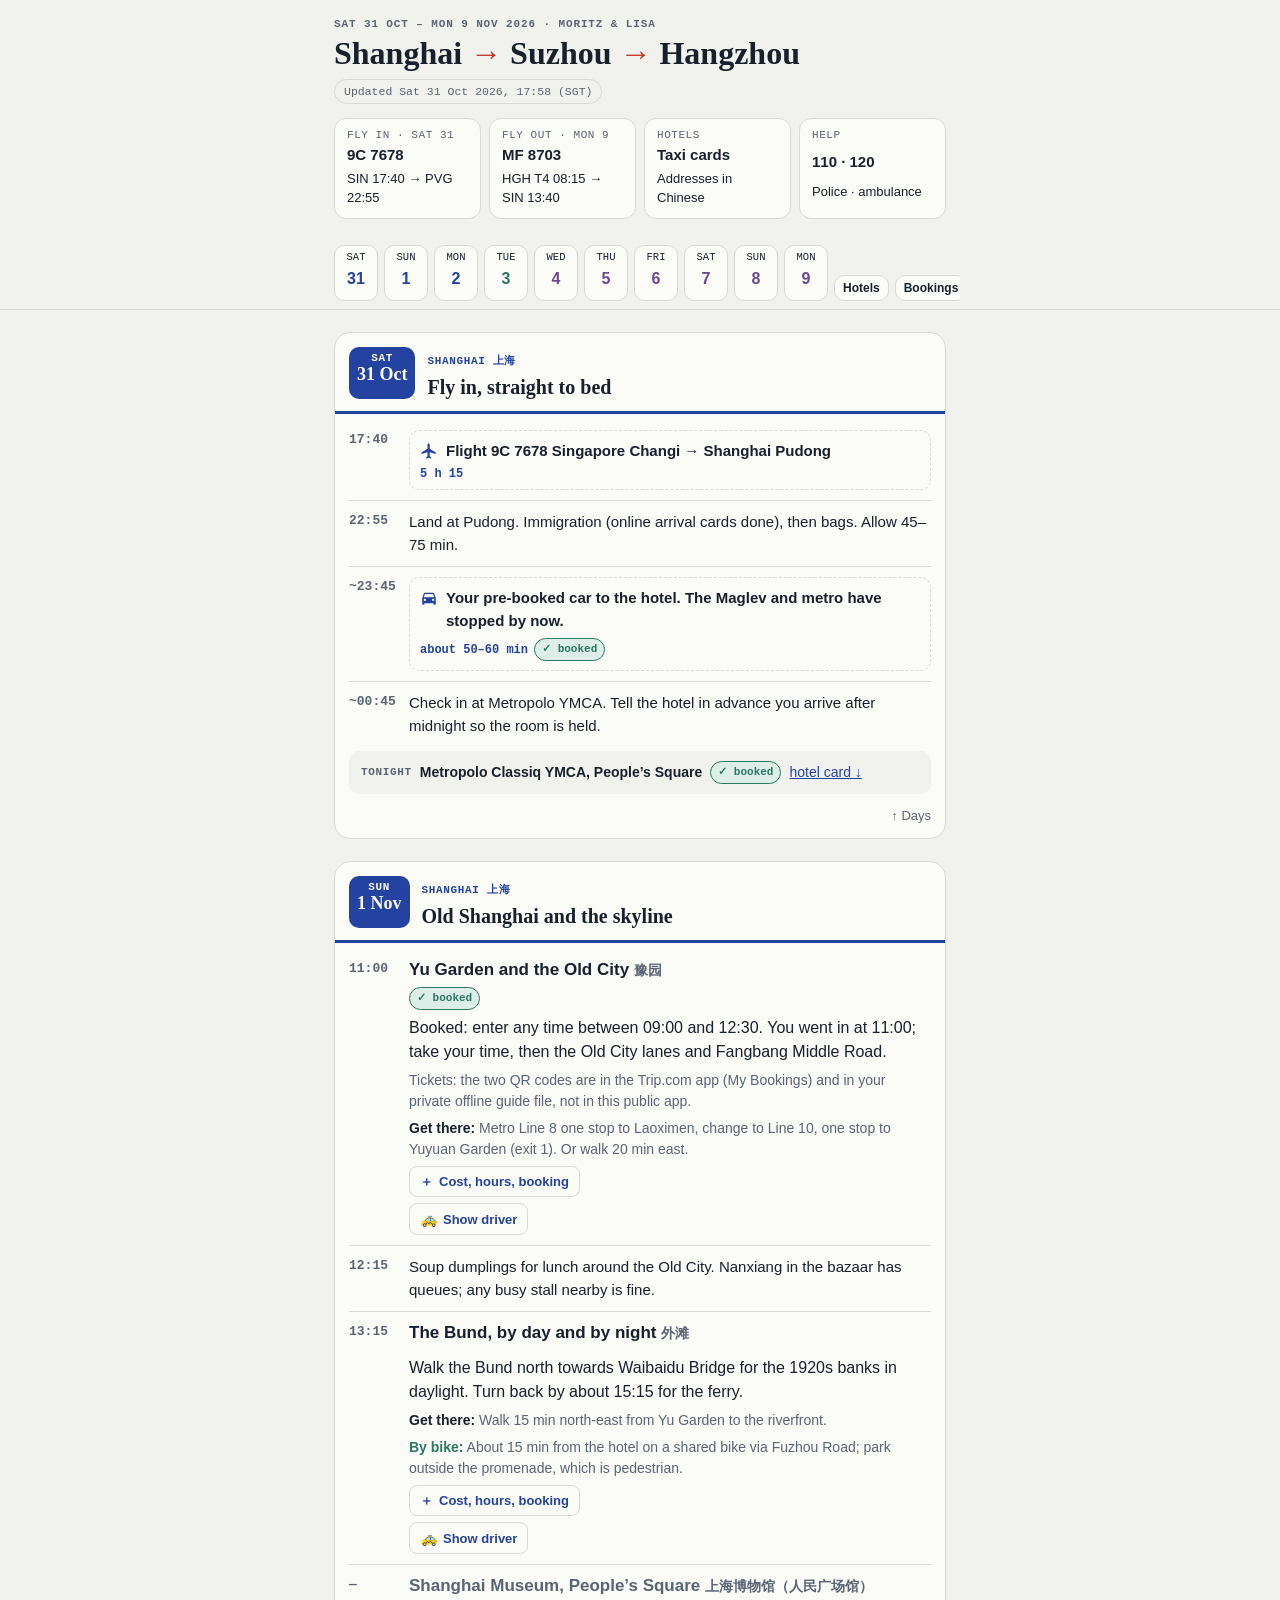
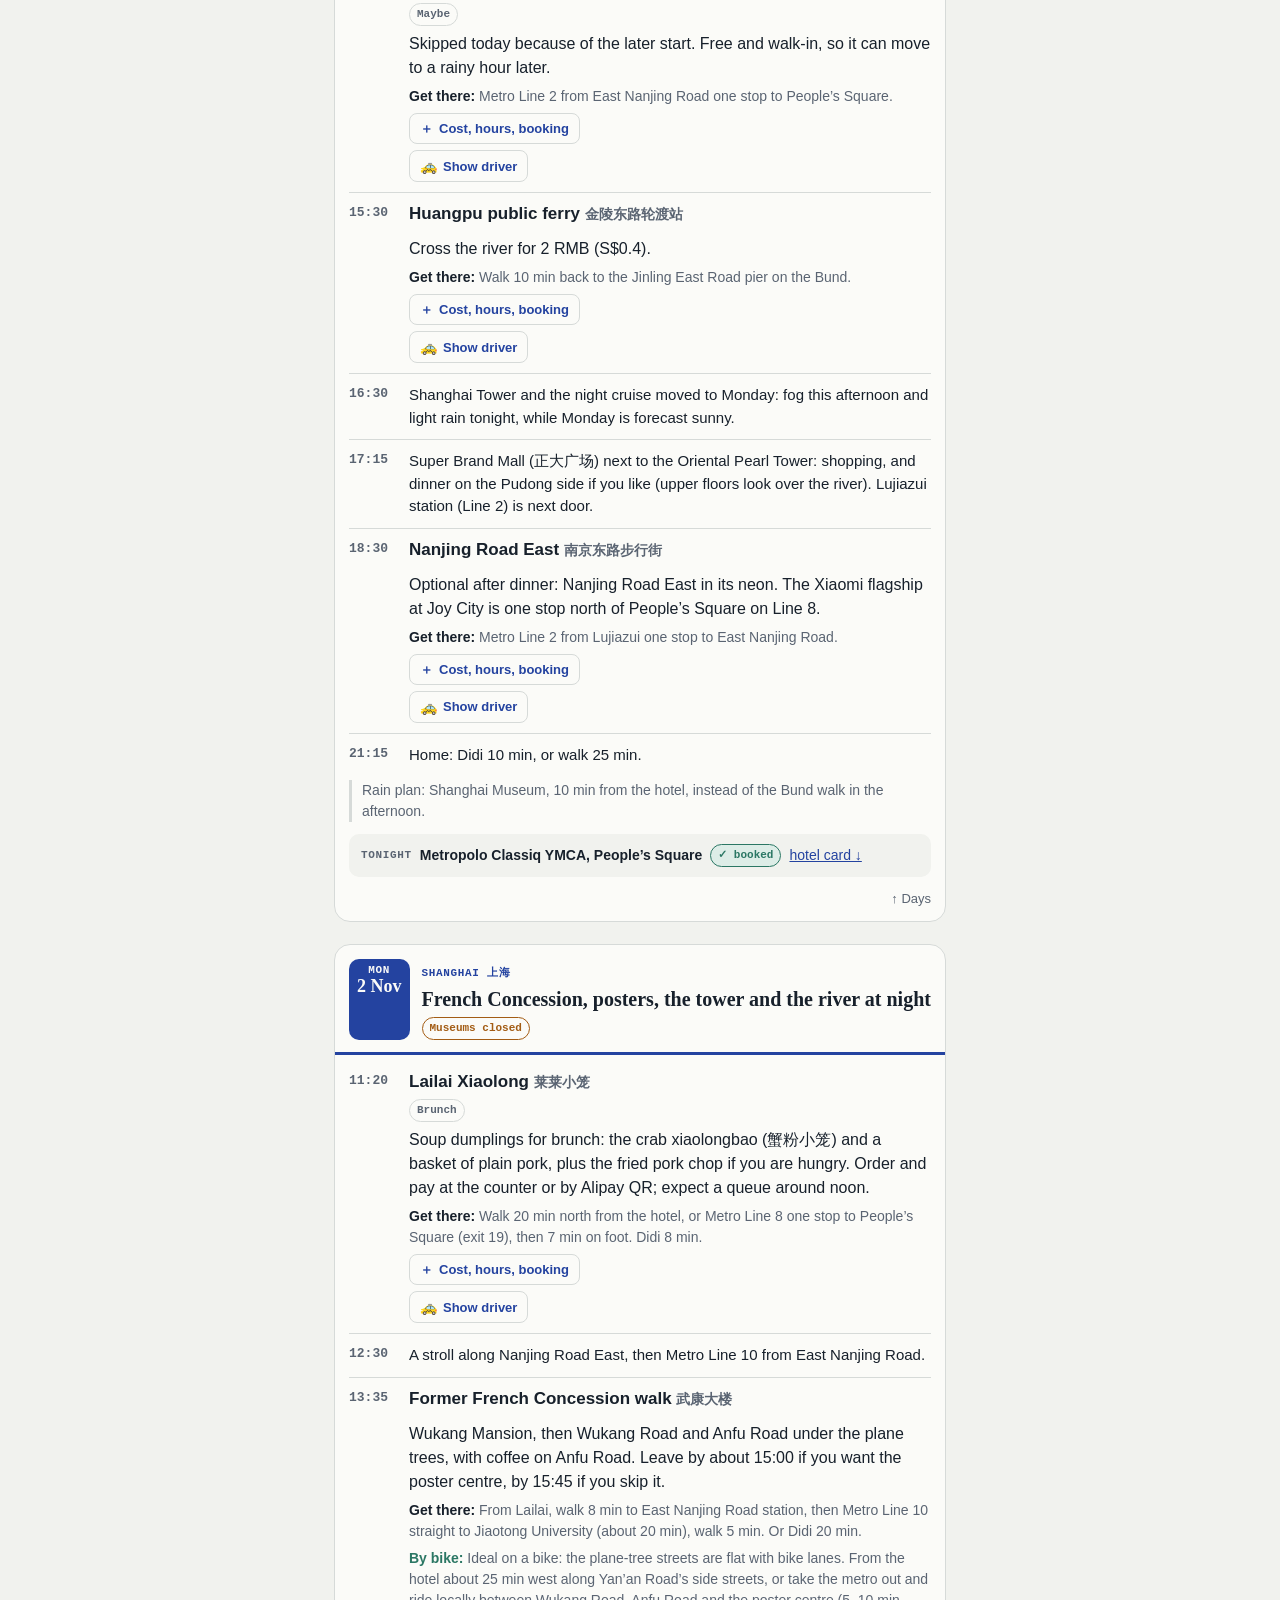
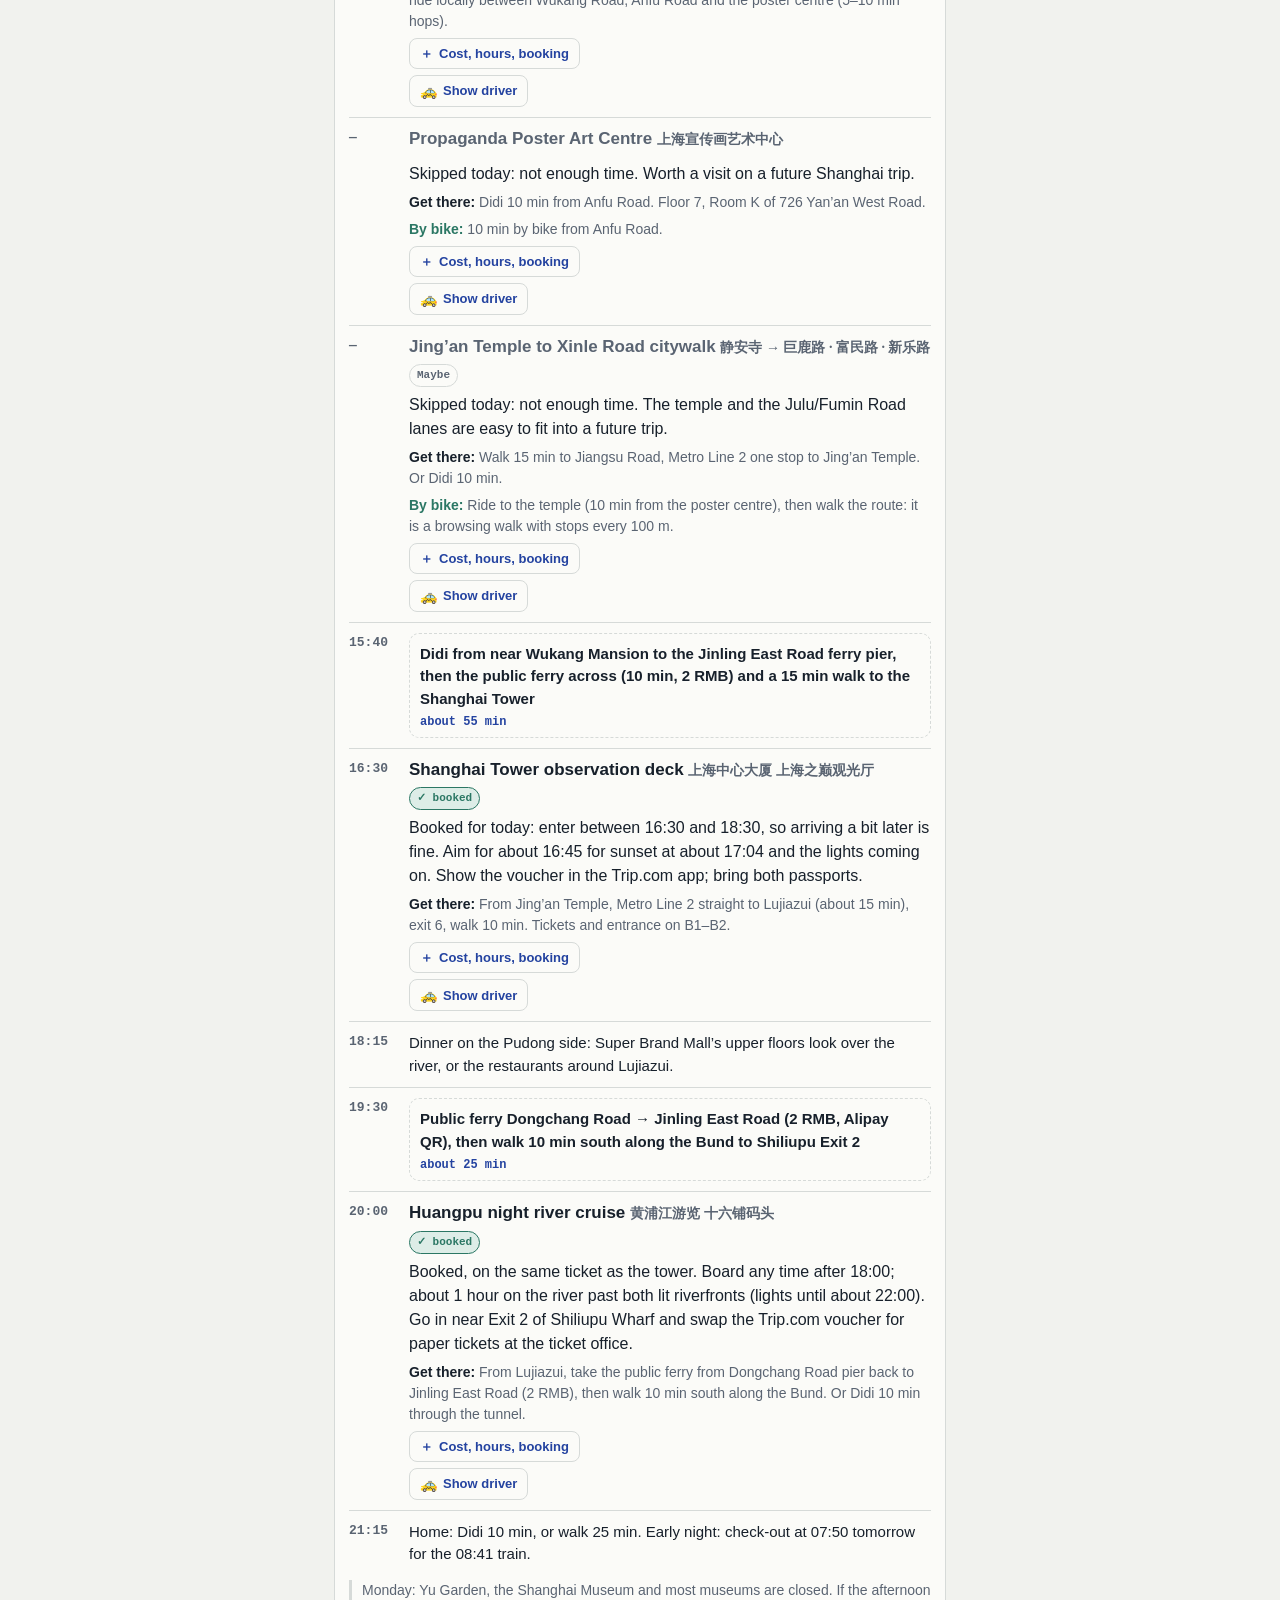
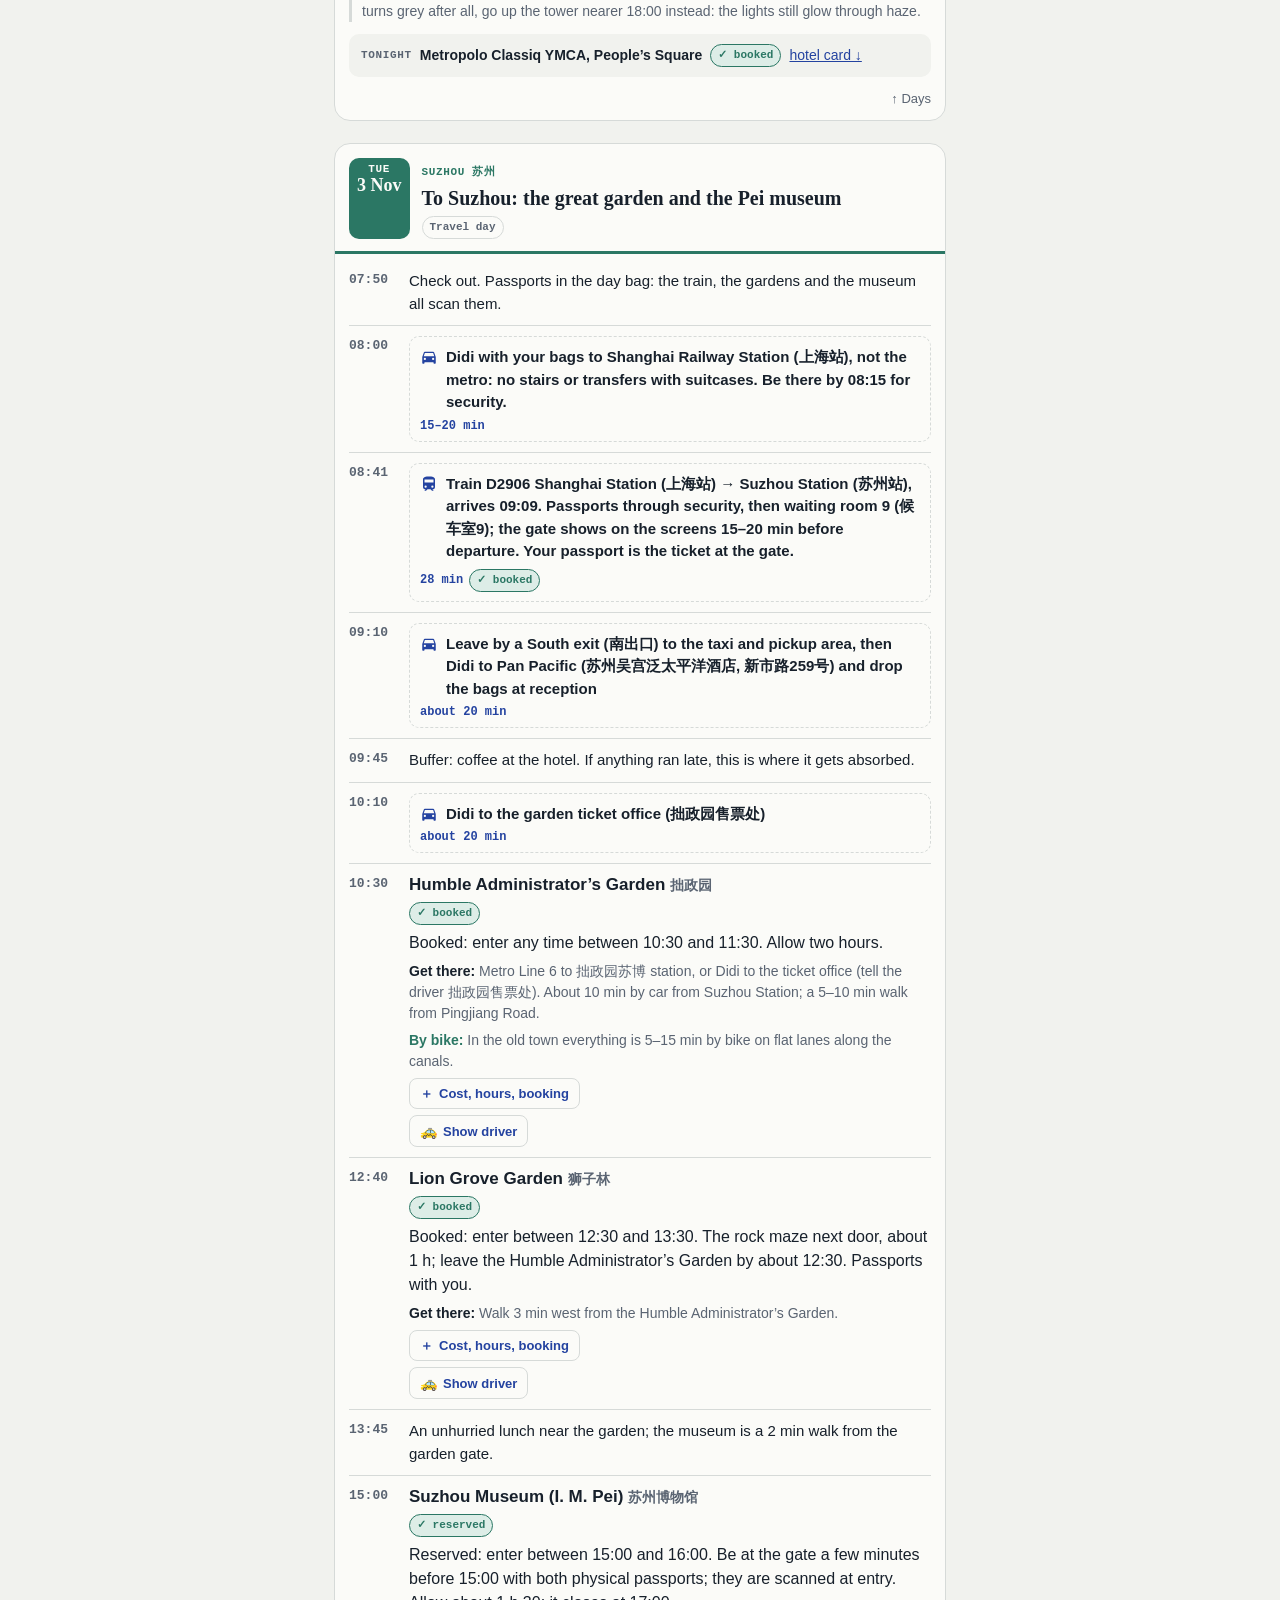
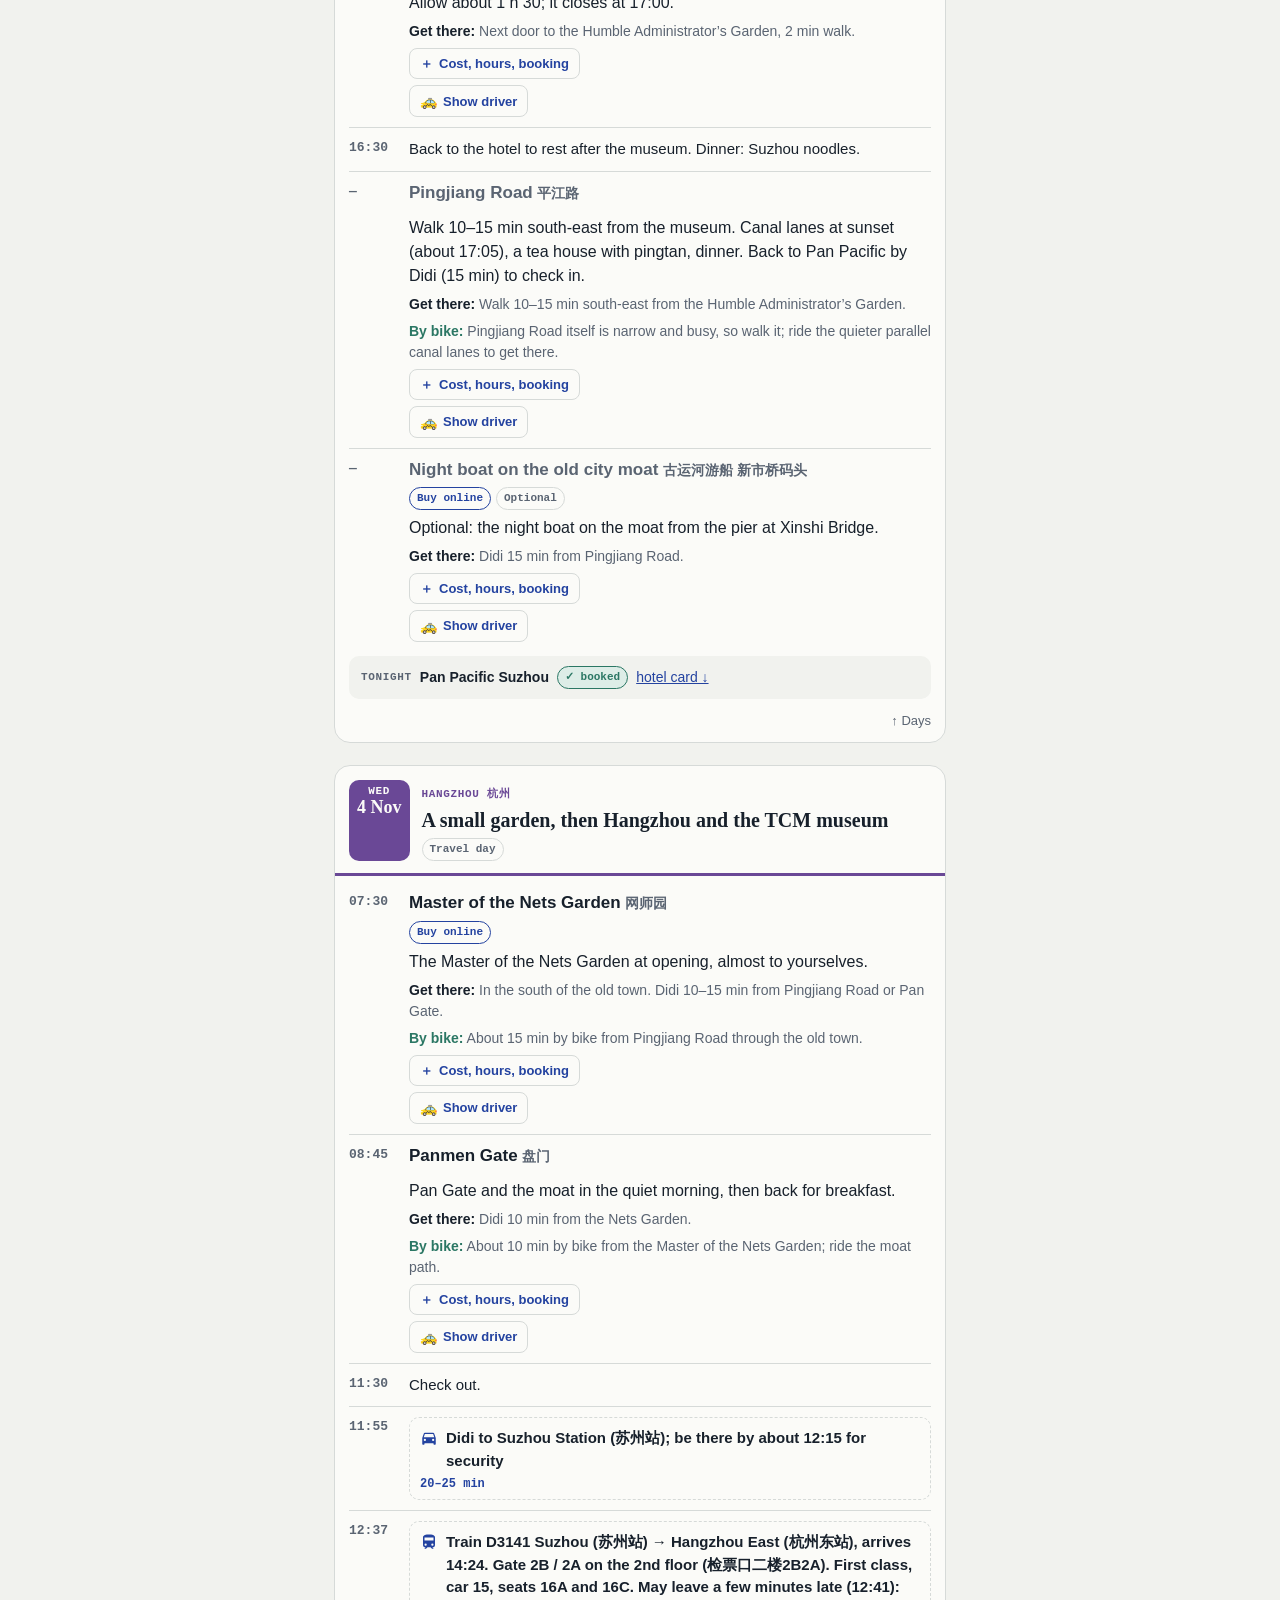
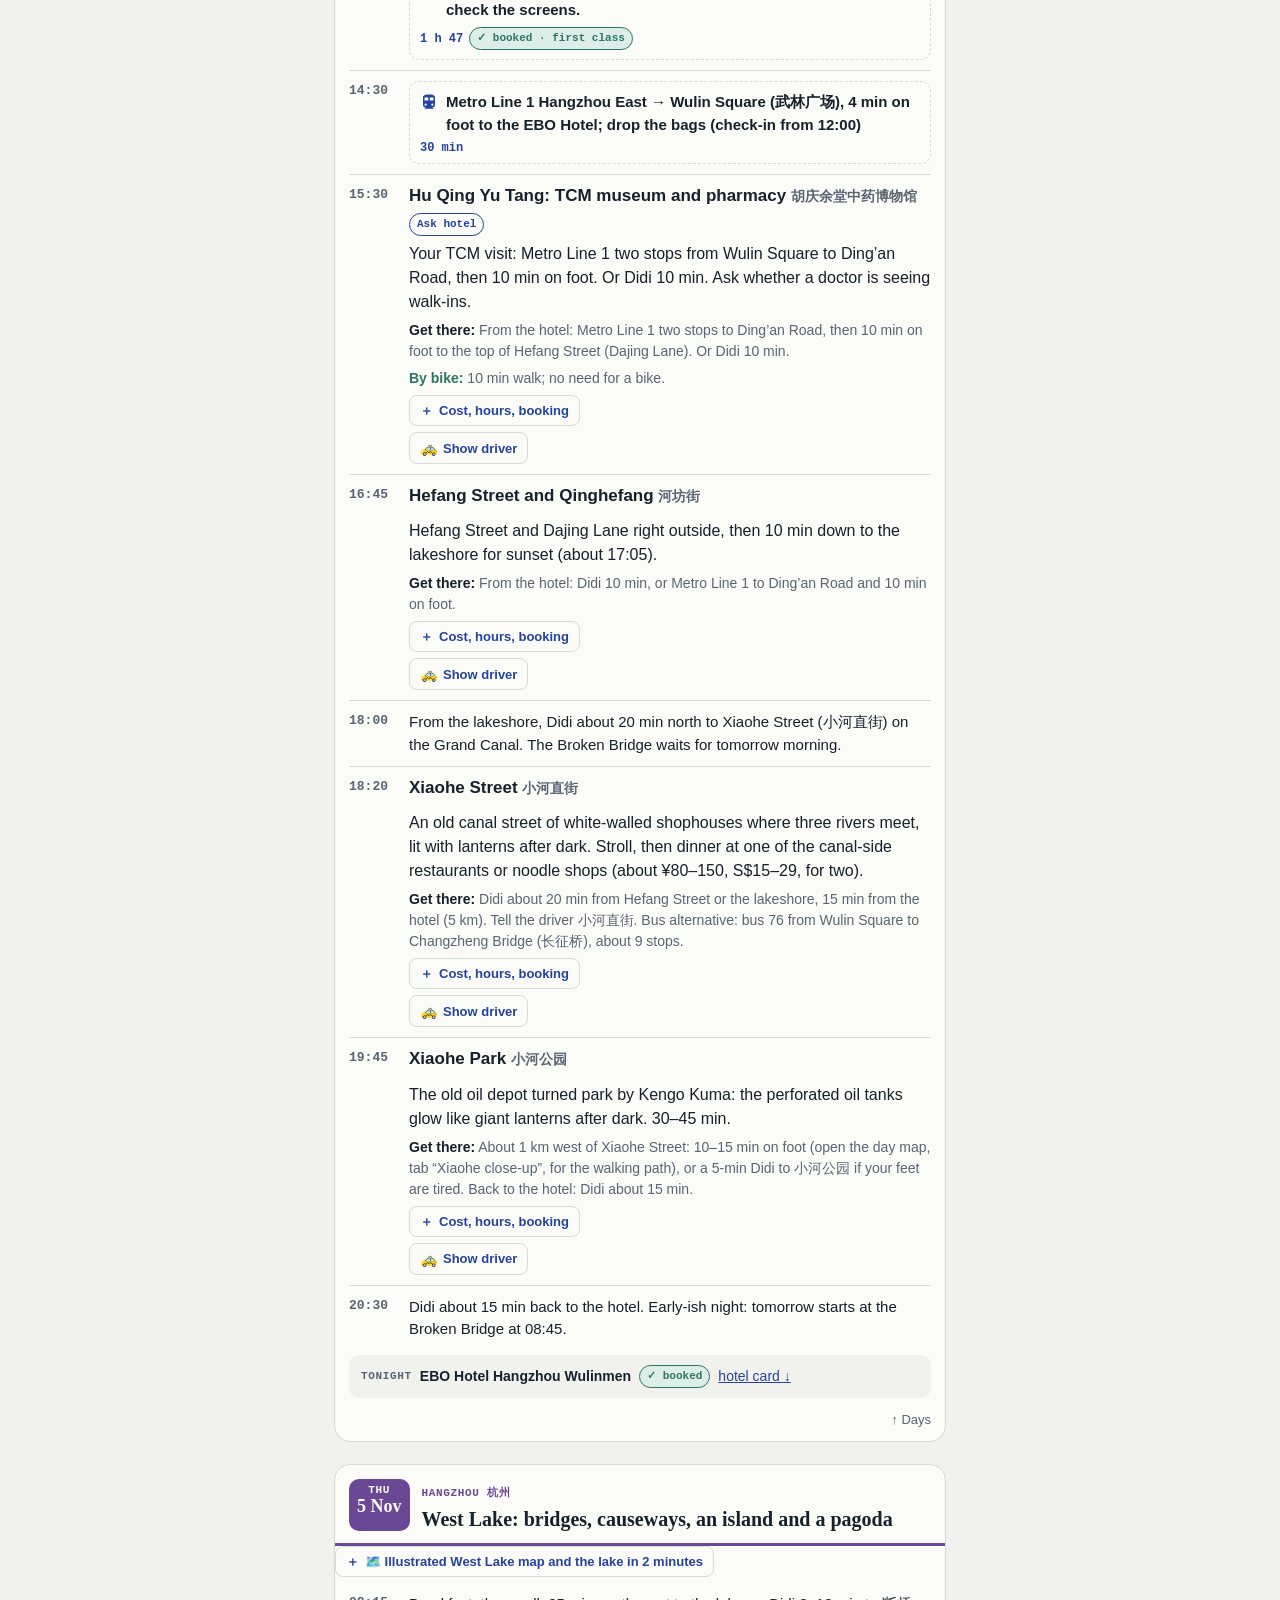
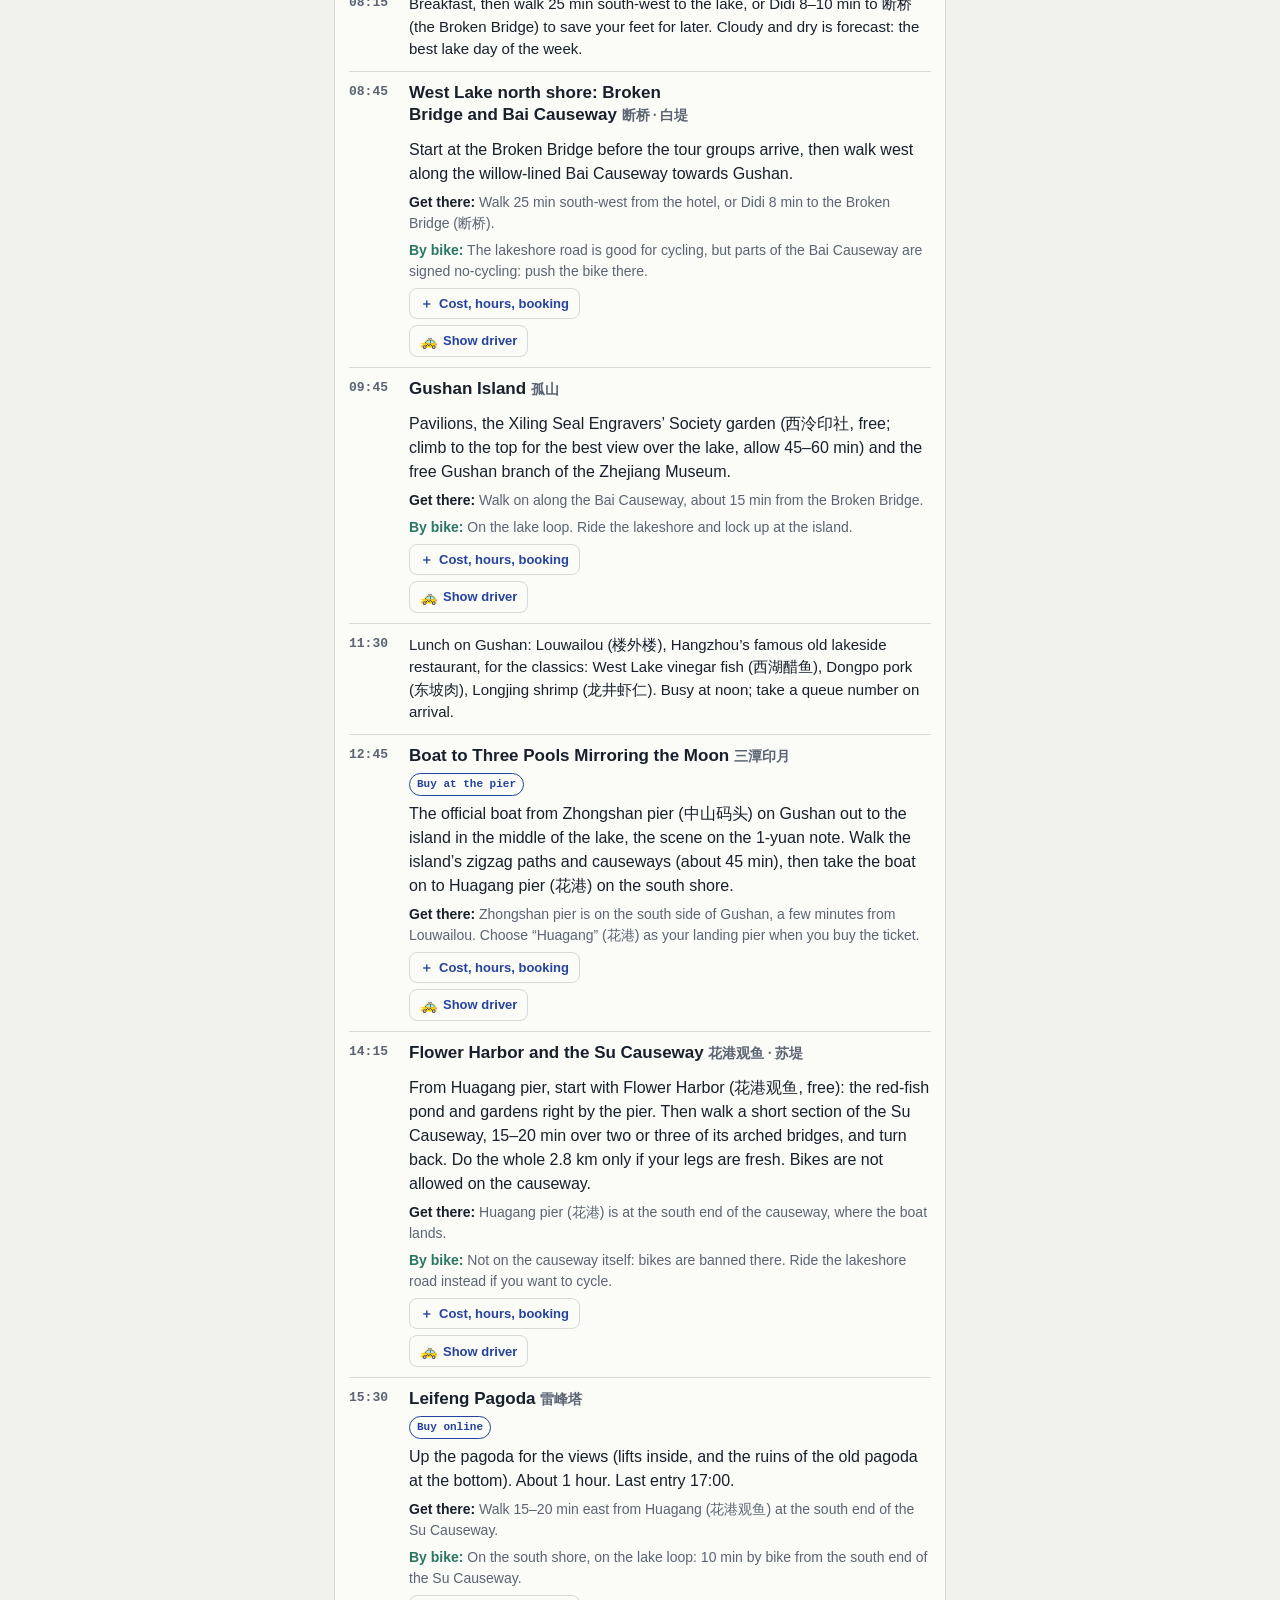
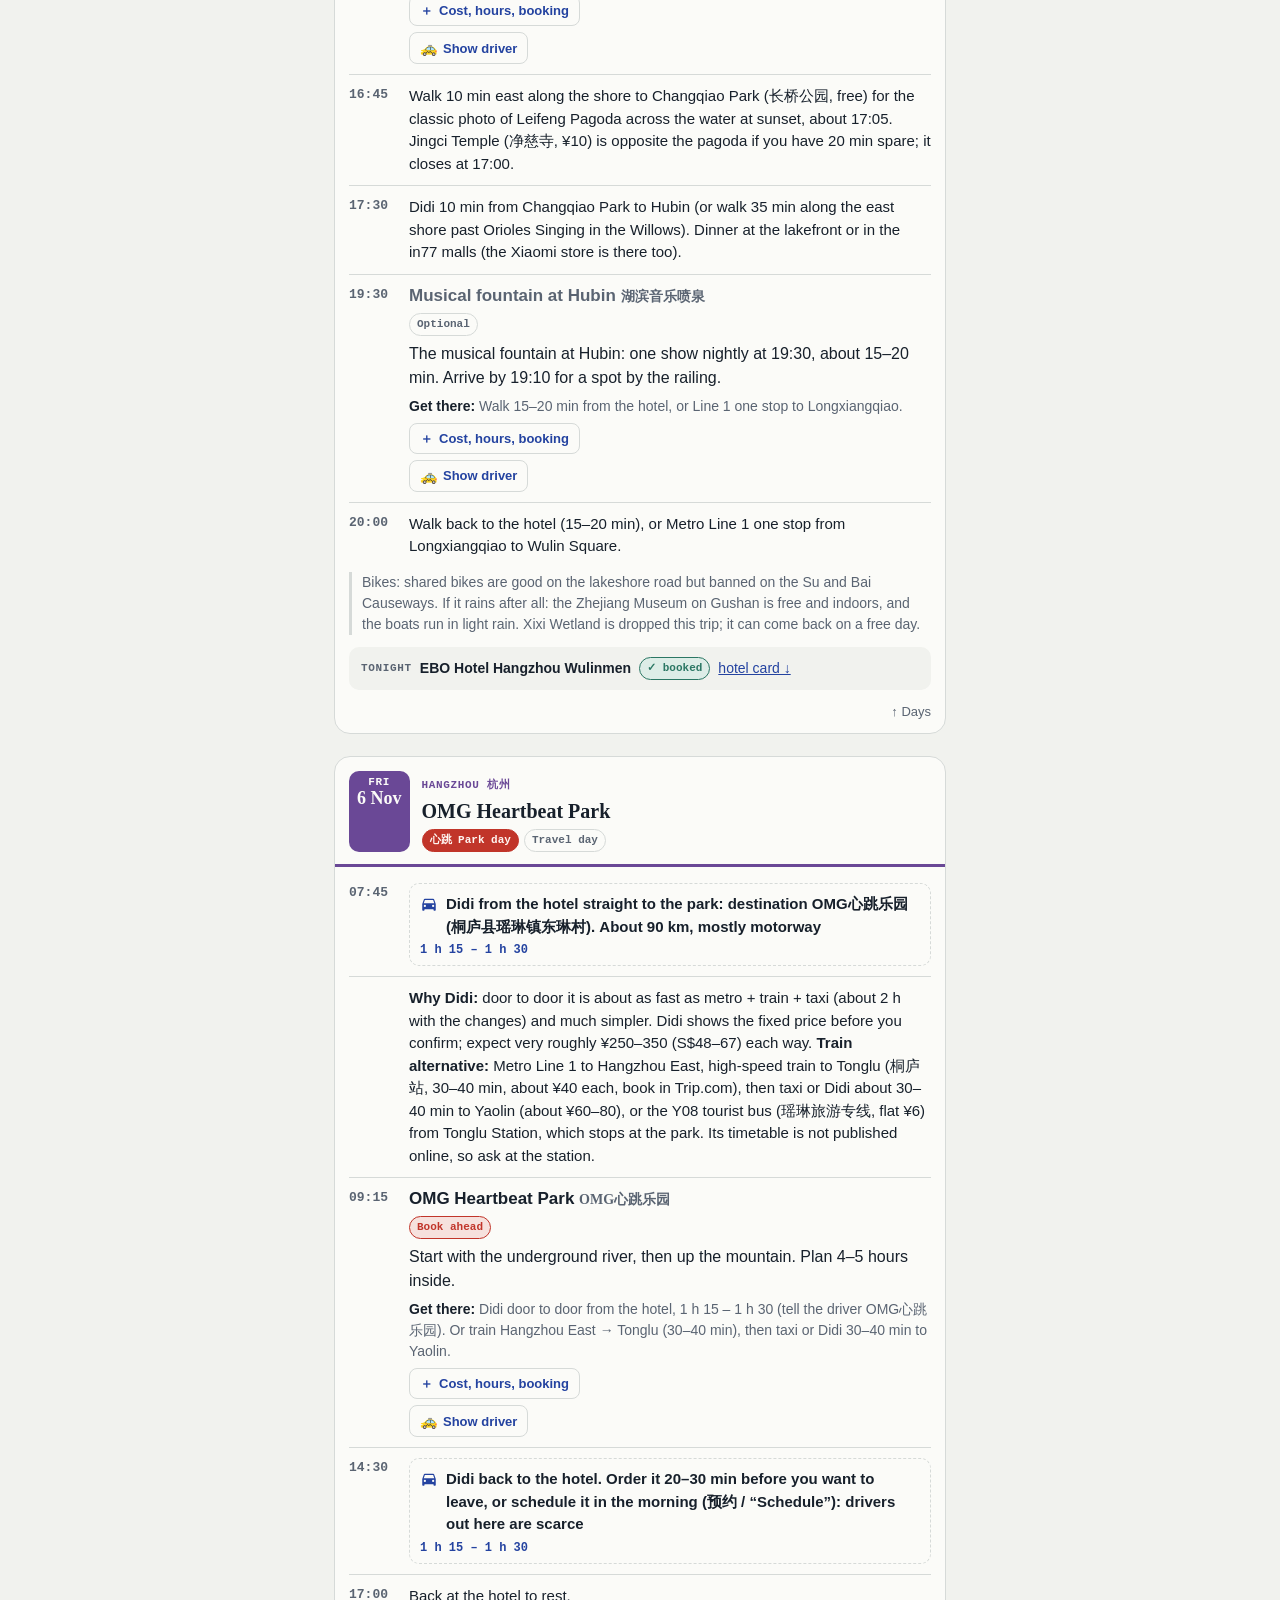
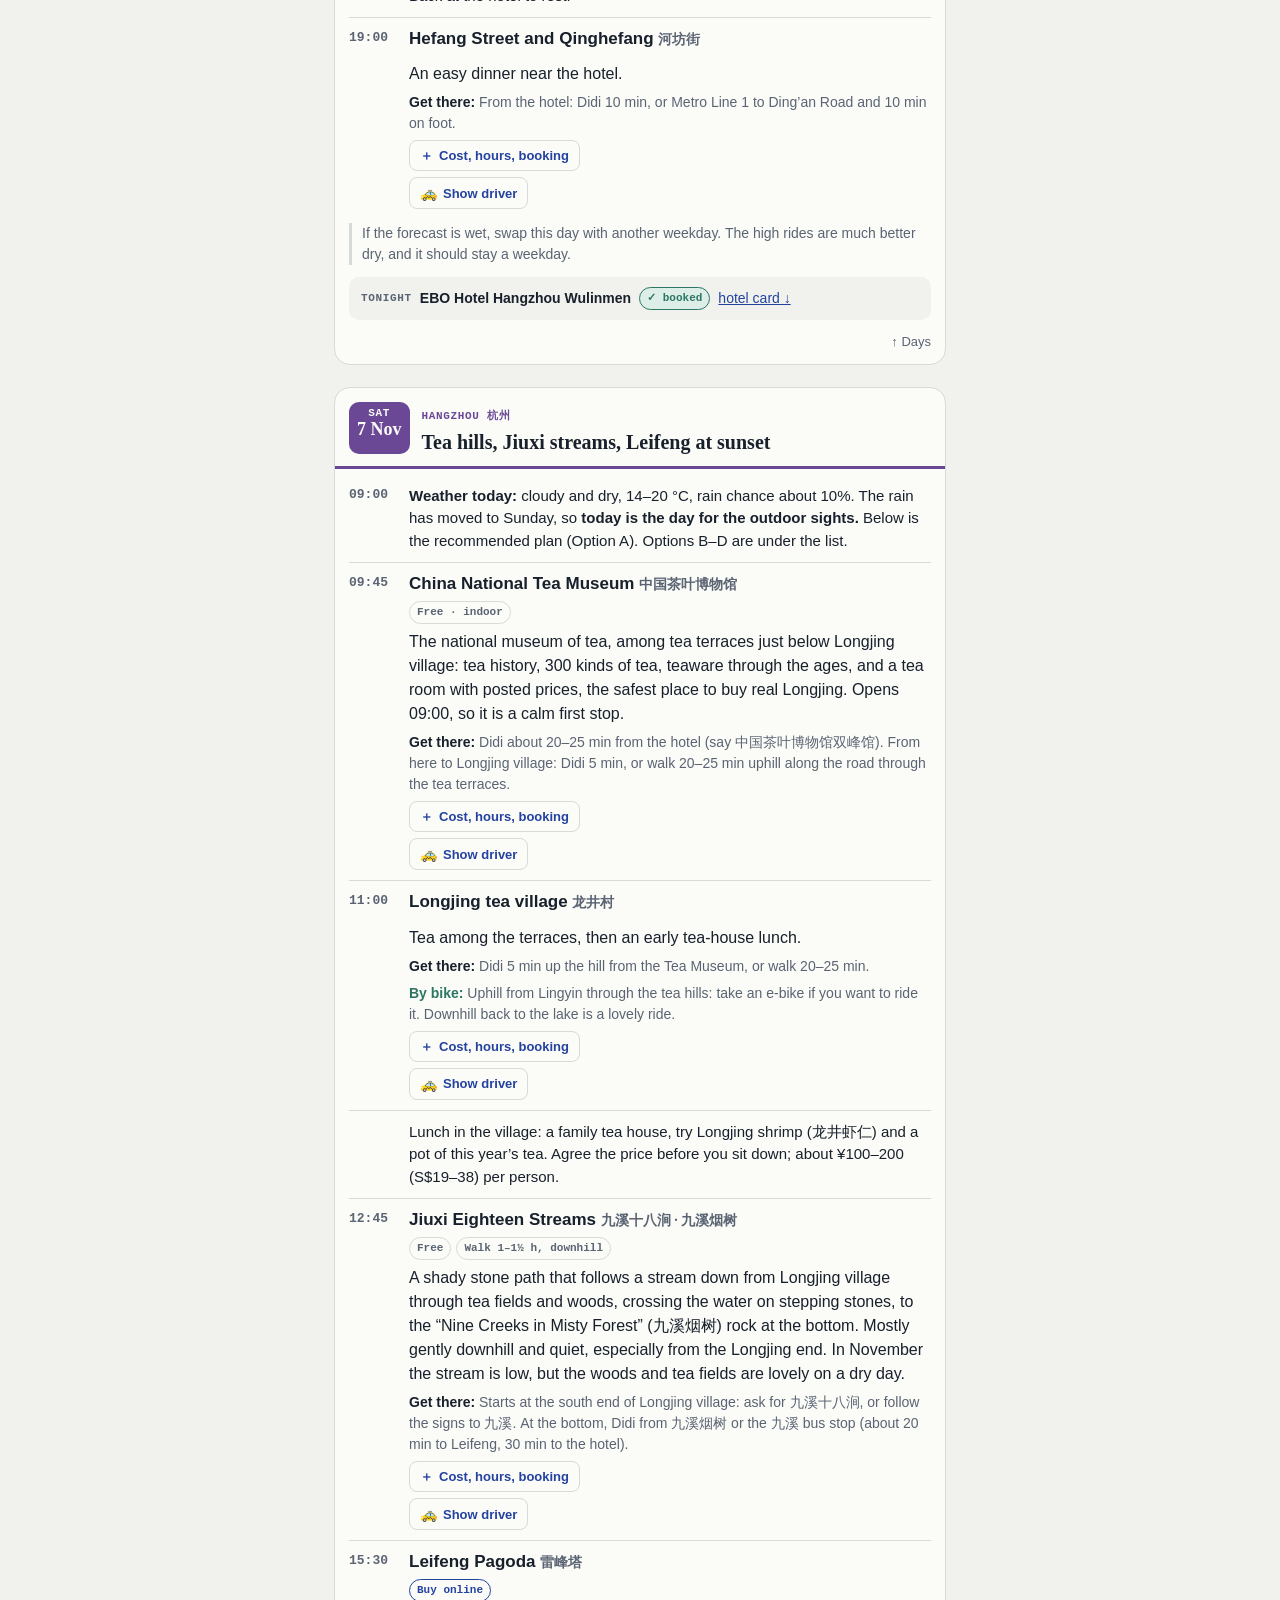
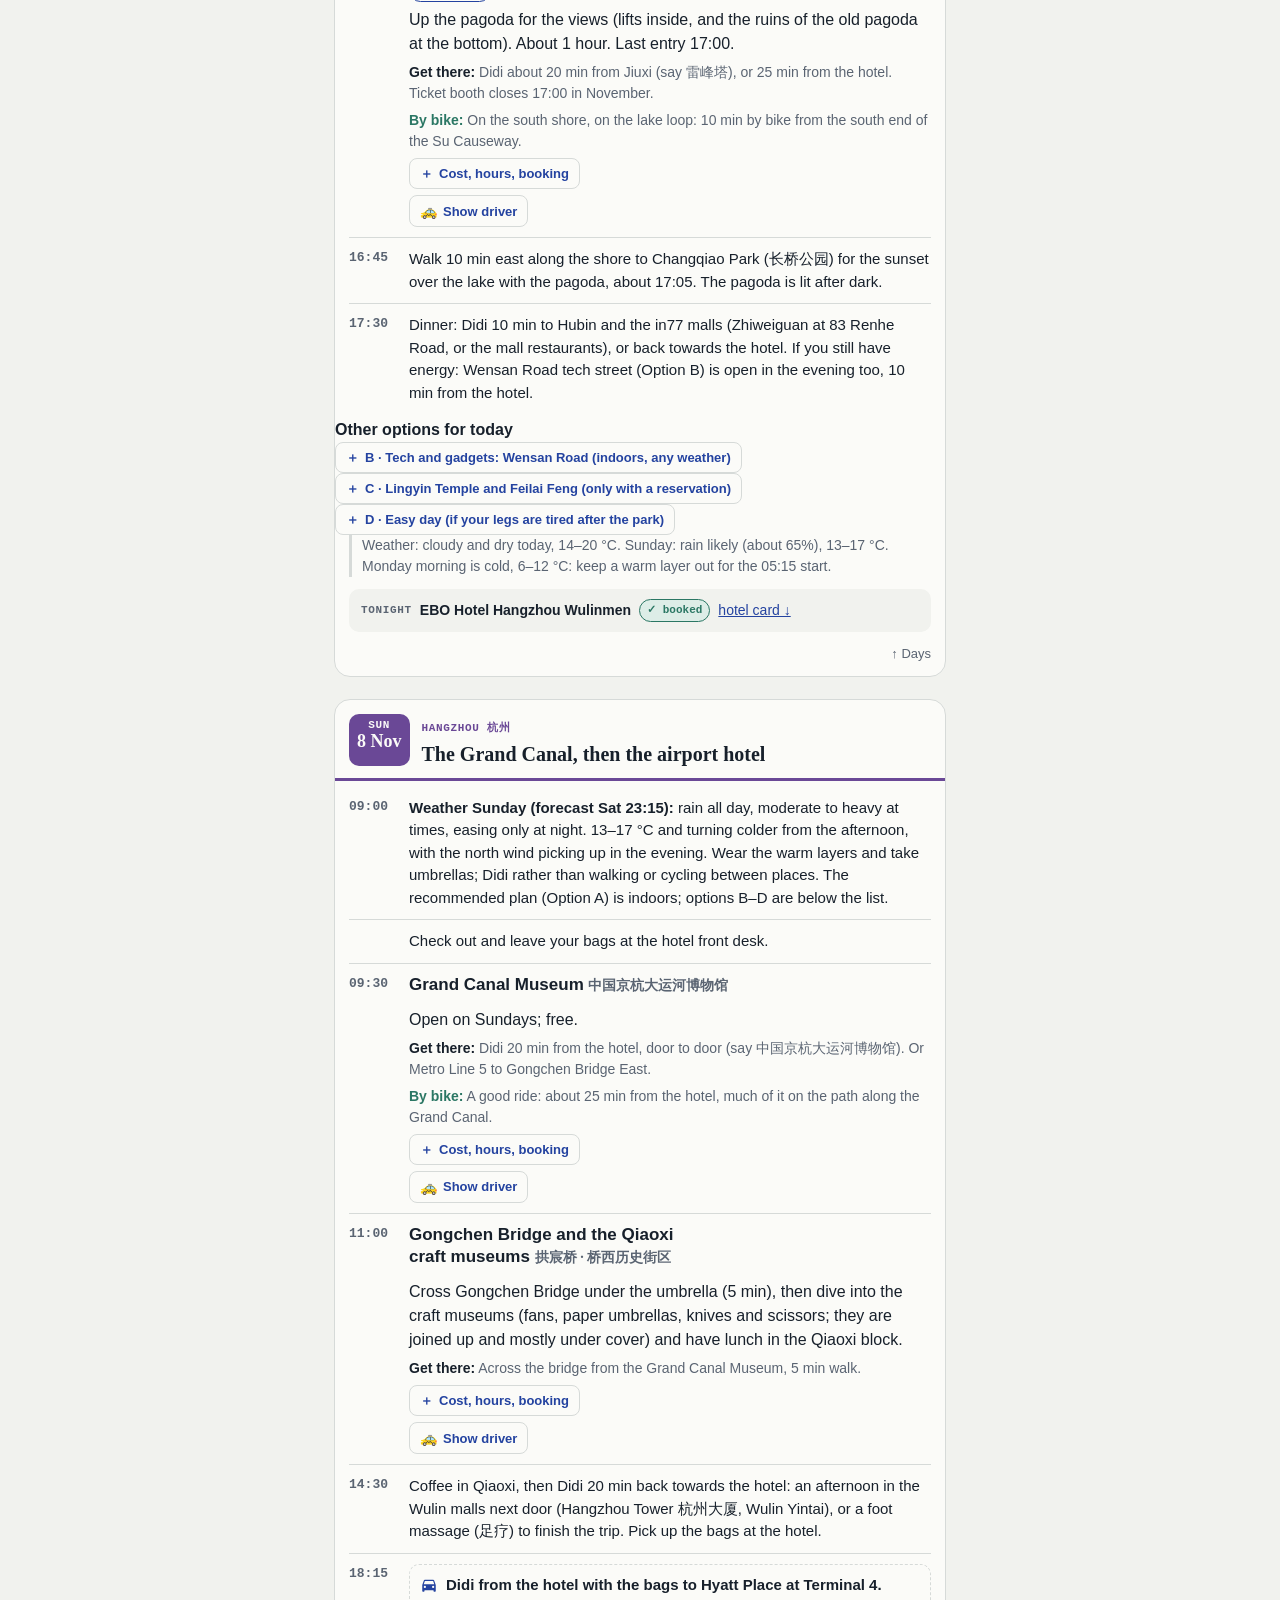
<file: src/base-public.html>
<!doctype html>
<html lang="en">
<head>
<meta charset="utf-8">
<meta name="viewport" content="width=device-width,initial-scale=1,viewport-fit=cover">
<meta name="color-scheme" content="light dark">
<meta name="theme-color" content="#17202B">
<title>Jiangnan Guide</title>
<link rel="manifest" href="manifest.webmanifest">
<link rel="icon" href="icon-192.png">
<link rel="apple-touch-icon" href="apple-touch-icon.png">
<meta name="apple-mobile-web-app-capable" content="yes">
<meta name="mobile-web-app-capable" content="yes">
<meta name="apple-mobile-web-app-title" content="Jiangnan">
<meta name="apple-mobile-web-app-status-bar-style" content="default">
<style>
:root{
  --paper:#F1F2EE;--surface:#FBFBF8;--ink:#17202B;--muted:#5A6472;--line:#D6DAD8;
  --cobalt:#2443A0;--jade:#2B7764;--jade-soft:#DDEDE7;--amber:#A35C14;--amber-soft:#F4E6D6;--plum:#6A4896;
  --seal:#C1352A;--seal-ink:#FFF6F2;--seal-soft:#F6E1DD;
  --c-sh:var(--cobalt);--c-sz:var(--jade);--c-nj:var(--amber);--c-hz:var(--plum);
  --f-display:"Songti SC","Noto Serif CJK SC","Source Han Serif SC",Georgia,"Times New Roman",serif;
  --f-body:-apple-system,BlinkMacSystemFont,"Segoe UI",Roboto,"PingFang SC","Noto Sans CJK SC","Microsoft YaHei",sans-serif;
  --f-mono:ui-monospace,"SF Mono",Menlo,Consolas,"Roboto Mono",monospace;
  color-scheme:light;
}
@media (prefers-color-scheme:dark){:root{
  --paper:#10151D;--surface:#171F2A;--ink:#E6E9EE;--muted:#99A3B1;--line:#2A3443;
  --cobalt:#86A0F0;--jade:#5DC4A6;--jade-soft:#15302A;--amber:#E2A158;--amber-soft:#382717;--plum:#B79EE8;
  --seal:#E86A5E;--seal-ink:#1A0D0B;--seal-soft:#3A1F1C;color-scheme:dark}}
*{box-sizing:border-box}
html{scroll-padding-top:calc(env(safe-area-inset-top,0px) + 64px);-webkit-text-size-adjust:100%}
body{margin:0;background:var(--paper);color:var(--ink);font:16px/1.5 var(--f-body);padding-bottom:env(safe-area-inset-bottom,0px)}
a{color:var(--cobalt)}
p{margin:0}
h1,h2,h3,h4{margin:0;text-wrap:balance}
.wrap{max-width:640px;margin:0 auto;padding-left:max(14px,env(safe-area-inset-left,0px));padding-right:max(14px,env(safe-area-inset-right,0px))}
.muted{color:var(--muted);font-size:14px}
/* header */
.masthead{padding-top:calc(env(safe-area-inset-top,0px) + 18px);padding-bottom:14px}
.masthead .k{font:600 11px/1.2 var(--f-mono);letter-spacing:.08em;text-transform:uppercase;color:var(--muted)}
.masthead h1{font:900 32px/1.05 var(--f-display);margin-top:6px}
.masthead h1 .ar{color:var(--seal);font-weight:600}
.stamp{display:inline-block;margin-top:8px;font:500 11.5px/1 var(--f-mono);color:var(--muted);border:1px solid var(--line);border-radius:99px;padding:6px 9px}
/* nav */
nav.days{position:sticky;top:0;z-index:5;background:var(--paper);border-bottom:1px solid var(--line);padding-top:env(safe-area-inset-top,0px)}
nav.days .in{display:flex;gap:6px;overflow-x:auto;padding:8px max(14px,env(safe-area-inset-left,0px));scrollbar-width:none;max-width:640px;margin:0 auto}
nav.days .in::-webkit-scrollbar{display:none}
nav.days a{flex:none;text-decoration:none;color:var(--ink);display:grid;justify-items:center;gap:1px;min-width:44px;padding:6px 8px;border-radius:10px;border:1px solid var(--line);background:var(--surface);font:500 10.5px/1.1 var(--f-mono);text-transform:uppercase}
nav.days a b{font:700 16px/1.1 var(--f-body);color:var(--cc,var(--ink))}
nav.days a.sec{font:600 12px/1 var(--f-body);text-transform:none;display:flex;align-items:center}
nav.days a.today{border-color:var(--seal);box-shadow:inset 0 0 0 1px var(--seal)}
/* quick facts */
.quick{display:grid;grid-template-columns:repeat(2,minmax(0,1fr));gap:8px;margin:14px 0 4px}
.quick a{display:grid;gap:2px;text-decoration:none;color:var(--ink);background:var(--surface);border:1px solid var(--line);border-radius:12px;padding:10px 12px;font-size:13px}
.quick a b{font-size:15px}
.quick a span{color:var(--muted);font:500 11px/1.2 var(--f-mono);text-transform:uppercase;letter-spacing:.05em}
/* day */
.day{margin-top:22px;background:var(--surface);border:1px solid var(--line);border-radius:16px;overflow:hidden}
.dh{display:grid;grid-template-columns:auto minmax(0,1fr);gap:12px;padding:14px 14px 12px;border-bottom:3px solid var(--cc)}
.date{display:grid;justify-items:center;align-content:start;background:var(--cc);color:var(--surface);border-radius:10px;padding:6px 8px;min-width:56px}
.date .wd{font:600 11px/1 var(--f-mono);text-transform:uppercase;letter-spacing:.06em}
.date .dn{font:900 18px/1.15 var(--f-display);white-space:nowrap}
.city{font:600 11px/1 var(--f-mono);text-transform:uppercase;letter-spacing:.06em;color:var(--cc)}
.dh h3{font:900 20px/1.2 var(--f-display);margin-top:4px}
.chips{display:flex;flex-wrap:wrap;gap:5px;margin-top:6px}
.chip{font:600 11px/1 var(--f-mono);padding:5px 7px;border-radius:99px;border:1px solid var(--line);color:var(--muted)}
.chip.ok{border-color:var(--jade);color:var(--jade);background:var(--jade-soft)}
.chip.must{border-color:var(--seal);color:var(--seal);background:var(--seal-soft)}
.chip.reserve{border-color:var(--amber);color:var(--amber);background:var(--amber-soft)}
.chip.adv{border-color:var(--cobalt);color:var(--cobalt)}
.chip.warn{border-color:var(--amber);color:var(--amber)}
.chip.hb{background:var(--seal);border-color:var(--seal);color:var(--seal-ink)}
.items{list-style:none;margin:0;padding:6px 14px 4px}
.it{display:grid;grid-template-columns:50px minmax(0,1fr);gap:10px;padding:10px 0;border-top:1px solid var(--line)}
.it:first-child{border-top:0}
.it .t{font:600 13px/1.5 var(--f-mono);color:var(--muted);font-variant-numeric:tabular-nums}
.it .c{min-width:0;display:grid;gap:6px}
.it h4{font:700 17px/1.3 var(--f-body)}
.it h4 .zh{font:600 14px/1.3 var(--f-display);color:var(--muted)}
.it.opt h4{color:var(--muted)}
.it .chips{margin-top:0}
.go{font-size:14px;color:var(--muted)}
.go b{color:var(--ink);font-weight:600}
.go.bike b{color:var(--jade)}
.mv .c{border:1px dashed var(--line);border-radius:10px;padding:9px 10px}
.mvl{display:flex;gap:8px;align-items:flex-start;font-weight:600;font-size:15px}
.mvl svg{width:18px;height:18px;flex:none;color:var(--cobalt);margin-top:2px}
.meta{display:flex;flex-wrap:wrap;gap:6px;align-items:center}
.dur{font:600 12px/1 var(--f-mono);color:var(--cobalt)}
.note p{font-size:15px}
.rain{margin:0 14px 12px;font-size:14px;color:var(--muted);border-left:3px solid var(--line);padding-left:10px}
.tonight{margin:0 14px 12px;padding:10px 12px;border-radius:10px;background:var(--paper);font-size:14px;display:flex;flex-wrap:wrap;gap:4px 8px;align-items:center}
.tonight .lbl,.hh .lbl{font:600 11px/1 var(--f-mono);text-transform:uppercase;letter-spacing:.06em;color:var(--muted)}
.top{display:block;text-align:right;font-size:13px;padding:0 14px 12px;color:var(--muted);text-decoration:none}
/* details */
details summary{cursor:pointer;list-style:none;-webkit-user-select:none;user-select:none}
details summary::-webkit-details-marker{display:none}
details.more summary,details.taxi summary{display:inline-flex;align-items:center;gap:6px;font:600 13px/1 var(--f-body);color:var(--cobalt);padding:8px 10px;border:1px solid var(--line);border-radius:8px;background:var(--surface)}
details.more summary::before{content:"＋";font-weight:700}
details.more[open] summary::before{content:"－"}
details.taxi summary::before{content:"🚕";font-size:14px}
details.more dl{margin:8px 0 0;display:grid;grid-template-columns:auto minmax(0,1fr);gap:6px 12px;font-size:14px}
details.more dt{font:600 11px/1.6 var(--f-mono);text-transform:uppercase;color:var(--muted)}
details.more dd{margin:0}
.it .c details{justify-self:start;max-width:100%}
.it .c details[open]{justify-self:stretch}
/* taxi card */
.card{margin-top:8px;background:#FFFDF8;color:#111;border:2px solid var(--seal);border-radius:14px;padding:16px;text-align:center}
.card .say{font:600 18px/1.3 var(--f-display);color:#666}
.card .big{font:900 34px/1.25 var(--f-display);margin:6px 0;word-break:break-all}
.card .addr{font:600 20px/1.35 var(--f-display);word-break:break-all}
.card .en{font-size:13px;color:#666;margin-top:6px}
.maps{display:flex;gap:10px;justify-content:center;margin-top:10px}
.maps a{font:600 14px/1 var(--f-body);text-decoration:none;padding:10px 14px;border-radius:9px;border:1px solid var(--line);background:var(--surface);color:var(--cobalt)}
/* sections */
.sec{margin-top:30px}
.sec>h2{font:900 26px/1.15 var(--f-display);margin-bottom:10px}
.hotel{background:var(--surface);border:1px solid var(--line);border-top:4px solid var(--cc);border-radius:14px;padding:14px;display:grid;gap:8px;margin-top:12px}
.hotel h3{font:700 18px/1.3 var(--f-body)}
.hh{display:flex;justify-content:space-between;align-items:center;gap:8px}
.hotel .maps{justify-content:flex-start}
.hotel .card{margin-top:0}
.list{list-style:none;margin:0;padding:0;background:var(--surface);border:1px solid var(--line);border-radius:14px;overflow:hidden}
.list li{padding:11px 14px;border-top:1px solid var(--line);display:grid;gap:3px;font-size:14px}
.list li:first-child{border-top:0}
.list .row{display:flex;gap:8px;align-items:flex-start;justify-content:space-between}
.list .row b{font-size:15px}
.list .cat{font:600 11px/1.2 var(--f-mono);text-transform:uppercase;color:var(--muted)}
.list li.ok b{color:var(--muted);text-decoration:line-through;font-weight:500}
.steps{margin:0;padding-left:22px;display:grid;gap:8px;font-size:15px}
.box{background:var(--surface);border:1px solid var(--line);border-radius:14px;padding:14px;margin-top:12px}
.box h3{font:900 18px/1.2 var(--f-display);margin-bottom:8px}
.box ul{margin:0;padding-left:20px;display:grid;gap:6px;font-size:14.5px}
.ph{display:grid;gap:2px;padding:10px 14px;border-top:1px solid var(--line)}
.ph:first-child{border-top:0}
.ph .zh{font:900 24px/1.3 var(--f-display)}
.ph .py{font:500 13px/1.3 var(--f-mono);color:var(--muted)}
.ph .en{font-size:14px}
.sos{display:grid;grid-template-columns:repeat(2,minmax(0,1fr));gap:8px}
.sos div{background:var(--surface);border:1px solid var(--line);border-radius:12px;padding:10px 12px}
.sos b{display:block;font:900 26px/1.1 var(--f-display);color:var(--seal)}
.sos span{font-size:13px;color:var(--muted)}
.num{font:600 16px/1.3 var(--f-mono);font-variant-numeric:tabular-nums;user-select:all;-webkit-user-select:all}
.pp{background:var(--surface);border:1px solid var(--line);border-radius:14px;padding:14px;margin-top:10px}
.inp{width:100%;font:16px var(--f-body);padding:8px 10px;border:1px solid var(--line);border-radius:8px;background:var(--paper);color:var(--ink)}
.btn{font:600 15px var(--f-body);padding:10px 14px;border:0;border-radius:9px;background:var(--ink);color:var(--surface)}
.pp h3{font:900 18px/1.2 var(--f-display);margin-bottom:8px}
.pp dl,.contact dl{margin:0;display:grid;grid-template-columns:auto minmax(0,1fr);gap:6px 12px;font-size:15px}
.pp dt,.contact dt{font:600 11px/1.8 var(--f-mono);text-transform:uppercase;color:var(--muted)}
.pp dd,.contact dd{margin:0;user-select:all;-webkit-user-select:all}
footer{margin:34px 0 40px;font-size:12.5px;color:var(--muted);display:grid;gap:6px}
@media (min-width:600px){.quick{grid-template-columns:repeat(4,minmax(0,1fr))}}
@media print{nav.days{position:static}details{display:block}}
.tix{margin-top:8px;border:1px solid var(--jade);border-radius:10px;padding:10px 12px;background:var(--jade-soft)}.tix summary{font-weight:700;cursor:pointer;color:var(--jade)}.qrs{display:flex;flex-wrap:wrap;gap:12px;margin:10px 0}.qr{margin:0;background:#fff;padding:8px;border-radius:8px;text-align:center;flex:1 1 140px;max-width:220px}.qr svg{display:block;width:100%;height:auto}.qr figcaption{font:600 14px/1.3 ui-monospace,Menlo,monospace;color:#000;margin-top:4px;letter-spacing:.04em}
</style>
</head>
<body>
<div class="wrap masthead" id="top">
  <p class="k">Sat 31 Oct – Mon 9 Nov 2026 · Moritz &amp; Lisa</p>
  <h1>Shanghai <span class="ar">→</span> Suzhou <span class="ar">→</span> Hangzhou</h1>
  <p class="stamp">Updated <time datetime="2026-10-31T17:58+08:00">Sat 31 Oct 2026, 17:58</time> (SGT)</p>
  <div class="quick">
    <a href="#d0"><span>Fly in · Sat 31</span><b>9C 7678</b>SIN 17:40 → PVG 22:55</a>
    <a href="#d9"><span>Fly out · Mon 9</span><b>MF 8703</b>HGH T4 08:15 → SIN 13:40</a>
    <a href="#hotels"><span>Hotels</span><b>Taxi cards</b>Addresses in Chinese</a>
    <a href="#help"><span>Help</span><b>110 · 120</b>Police · ambulance</a>
  </div>
</div>
<nav class="days" aria-label="Days and sections"><div class="in" id="nav"><a href="#d0" data-i="0" style="--cc:var(--c-sh)"><span>Sat</span><b>31</b></a><a href="#d1" data-i="1" style="--cc:var(--c-sh)"><span>Sun</span><b>1</b></a><a href="#d2" data-i="2" style="--cc:var(--c-sh)"><span>Mon</span><b>2</b></a><a href="#d3" data-i="3" style="--cc:var(--c-sz)"><span>Tue</span><b>3</b></a><a href="#d4" data-i="4" style="--cc:var(--c-hz)"><span>Wed</span><b>4</b></a><a href="#d5" data-i="5" style="--cc:var(--c-hz)"><span>Thu</span><b>5</b></a><a href="#d6" data-i="6" style="--cc:var(--c-hz)"><span>Fri</span><b>6</b></a><a href="#d7" data-i="7" style="--cc:var(--c-hz)"><span>Sat</span><b>7</b></a><a href="#d8" data-i="8" style="--cc:var(--c-hz)"><span>Sun</span><b>8</b></a><a href="#d9" data-i="9" style="--cc:var(--c-hz)"><span>Mon</span><b>9</b></a><a class="sec" href="#hotels">Hotels</a><a class="sec" href="#bookings">Bookings</a><a class="sec" href="#metro">Metro</a><a class="sec" href="#phrases">Phrases</a><a class="sec" href="#help">Help</a><a class="sec" href="#docs">Passports</a></div></nav>
<main class="wrap">
<section class="day" id="d0" data-date="2026-10-31" style="--cc:var(--c-sh)">
    <header class="dh"><div class="date"><span class="wd">Sat</span><span class="dn">31 Oct</span></div><div><span class="city">Shanghai 上海</span><h3>Fly in, straight to bed</h3></div></header>
    <ol class="items"><li class="it mv"><span class="t">17:40</span><div class="c"><div class="mvl"><svg viewBox="0 0 24 24" aria-hidden="true"><path fill="currentColor" d="M21 16v-2l-8-5V3.5a1.5 1.5 0 0 0-3 0V9l-8 5v2l8-2.5V19l-2 1.5V22l3.5-1 3.5 1v-1.5L13 19v-5.5l8 2.5Z"/></svg><span>Flight 9C 7678 Singapore Changi → Shanghai Pudong</span></div><div class="meta"><span class="dur">5 h 15</span></div></div></li><li class="it note"><span class="t">22:55</span><div class="c"><p>Land at Pudong. Immigration (online arrival cards done), then bags. Allow 45–75 min.</p></div></li><li class="it mv"><span class="t">~23:45</span><div class="c"><div class="mvl"><svg viewBox="0 0 24 24" aria-hidden="true"><path fill="currentColor" d="M18.9 6a1.5 1.5 0 0 0-1.4-1h-11a1.5 1.5 0 0 0-1.4 1L3 12v8a1 1 0 0 0 1 1h1a1 1 0 0 0 1-1v-1h12v1a1 1 0 0 0 1 1h1a1 1 0 0 0 1-1v-8l-2.1-6ZM6.5 16a1.5 1.5 0 1 1 0-3 1.5 1.5 0 0 1 0 3Zm11 0a1.5 1.5 0 1 1 0-3 1.5 1.5 0 0 1 0 3ZM5 11l1.5-4.5h11L19 11H5Z"/></svg><span>Your pre-booked car to the hotel. The Maglev and metro have stopped by now.</span></div><div class="meta"><span class="dur">about 50–60 min</span><span class="chip ok">✓ booked</span></div></div></li><li class="it note"><span class="t">~00:45</span><div class="c"><p>Check in at Metropolo YMCA. Tell the hotel in advance you arrive after midnight so the room is held.</p></div></li></ol>
    
    <div class="tonight"><span class="lbl">Tonight</span> <b>Metropolo Classiq YMCA, People’s Square</b> <span class="chip ok">✓ booked</span> <a href="#hotel-sh">hotel card ↓</a></div>
    <a class="top" href="#top">↑ Days</a>
  </section>
<section class="day" id="d1" data-date="2026-11-01" style="--cc:var(--c-sh)">
    <header class="dh"><div class="date"><span class="wd">Sun</span><span class="dn">1 Nov</span></div><div><span class="city">Shanghai 上海</span><h3>Old Shanghai and the skyline</h3></div></header>
    <ol class="items"><li class="it stop"><span class="t">11:00</span><div class="c">
      <h4>Yu Garden and the Old City <span class="zh">豫园</span></h4>
      <div class="chips"><span class="chip ok">✓ booked</span></div>
      <p>Booked: enter any time between 09:00 and 12:30. You went in at 11:00; take your time, then the Old City lanes and Fangbang Middle Road.</p>
      <p class="muted">Tickets: the two QR codes are in the Trip.com app (My Bookings) and in your private offline guide file, not in this public app.</p>
      <p class="go"><b>Get there:</b> Metro Line 8 one stop to Laoximen, change to Line 10, one stop to Yuyuan Garden (exit 1). Or walk 20 min east.</p>
      
      <details class="more"><summary>Cost, hours, booking</summary><dl>
        <dt>Cost</dt><dd>About 40 RMB (S$7.7)</dd><dt>Open</dt><dd>About 09:00–16:30, last entry 16:00. Closed Mondays.</dd>
        <dt>Booking</dt><dd>Booked for 2: Sun 1 Nov, entry 09:00–12:30, S$15.36. Bring the physical passport, it is scanned at the gate.</dd>
        <dt>What it is</dt><dd>A Ming-dynasty private garden of rockeries, ponds and pavilions, inside a busy bazaar of upturned roofs. The bazaar is touristy; the garden itself is lovely and a good first look at a Chinese garden. Soup dumplings next door.</dd></dl></details>
      <details class="taxi"><summary>Show driver</summary><div class="card"><p class="say">请带我去</p><p class="big">豫园</p><p class="en">“Please take me to Yu Garden and the Old City”</p><p class="maps"><a href="https://uri.amap.com/search?keyword=%E8%B1%AB%E5%9B%AD&city=%E4%B8%8A%E6%B5%B7">Amap</a><a href="https://maps.apple.com/?q=%E8%B1%AB%E5%9B%AD">Apple Maps</a></p></div></details>
    </div></li><li class="it note"><span class="t">12:15</span><div class="c"><p>Soup dumplings for lunch around the Old City. Nanxiang in the bazaar has queues; any busy stall nearby is fine.</p></div></li><li class="it stop"><span class="t">13:15</span><div class="c">
      <h4>The Bund, by day and by night <span class="zh">外滩</span></h4>
      <div class="chips"></div>
      <p>Walk the Bund north towards Waibaidu Bridge for the 1920s banks in daylight. Turn back by about 15:15 for the ferry.</p>
      <p class="go"><b>Get there:</b> Walk 15 min north-east from Yu Garden to the riverfront.</p>
      <p class="go bike"><b>By bike:</b> About 15 min from the hotel on a shared bike via Fuzhou Road; park outside the promenade, which is pedestrian.</p>
      <details class="more"><summary>Cost, hours, booking</summary><dl>
        <dt>Cost</dt><dd>Free</dd><dt>Open</dt><dd>Always open. Building and skyline lights usually until about 22:00.</dd>
        <dt>Booking</dt><dd>No booking needed.</dd>
        <dt>What it is</dt><dd>The riverside promenade of 1920s banks and trading houses, facing the Pudong skyscrapers across the Huangpu. Go once in daylight for the architecture and once after dark when everything is lit.</dd></dl></details>
      <details class="taxi"><summary>Show driver</summary><div class="card"><p class="say">请带我去</p><p class="big">外滩</p><p class="en">“Please take me to The Bund, by day and by night”</p><p class="maps"><a href="https://uri.amap.com/search?keyword=%E5%A4%96%E6%BB%A9&city=%E4%B8%8A%E6%B5%B7">Amap</a><a href="https://maps.apple.com/?q=%E5%A4%96%E6%BB%A9">Apple Maps</a></p></div></details>
    </div></li><li class="it stop opt skip"><span class="t">—</span><div class="c">
      <h4>Shanghai Museum, People’s Square <span class="zh">上海博物馆（人民广场馆）</span></h4>
      <div class="chips"><span class="chip">Maybe</span></div>
      <p>Skipped today because of the later start. Free and walk-in, so it can move to a rainy hour later.</p>
      <p class="go"><b>Get there:</b> Metro Line 2 from East Nanjing Road one stop to People’s Square.</p>
      
      <details class="more"><summary>Cost, hours, booking</summary><dl>
        <dt>Cost</dt><dd>Free</dd><dt>Open</dt><dd>09:00–17:00, last entry 16:00. Closed Mondays.</dd>
        <dt>Booking</dt><dd>No booking needed. Walk-in since September 2025 with a passport; reservations only around national holidays and for some special exhibitions.</dd>
        <dt>What it is</dt><dd>One of China’s best collections of bronzes, ceramics, jade and calligraphy, ten minutes on foot from your hotel. Free, and a good rainy-day plan.</dd></dl></details>
      <details class="taxi"><summary>Show driver</summary><div class="card"><p class="say">请带我去</p><p class="big">上海博物馆（人民广场馆）</p><p class="en">“Please take me to Shanghai Museum, People’s Square”</p><p class="maps"><a href="https://uri.amap.com/search?keyword=%E4%B8%8A%E6%B5%B7%E5%8D%9A%E7%89%A9%E9%A6%86&city=%E4%B8%8A%E6%B5%B7">Amap</a><a href="https://maps.apple.com/?q=%E4%B8%8A%E6%B5%B7%E5%8D%9A%E7%89%A9%E9%A6%86">Apple Maps</a></p></div></details>
    </div></li><li class="it stop"><span class="t">15:30</span><div class="c">
      <h4>Huangpu public ferry <span class="zh">金陵东路轮渡站</span></h4>
      <div class="chips"></div>
      <p>Cross the river for 2 RMB (S$0.4).</p>
      <p class="go"><b>Get there:</b> Walk 10 min back to the Jinling East Road pier on the Bund.</p>
      
      <details class="more"><summary>Cost, hours, booking</summary><dl>
        <dt>Cost</dt><dd>About 2 RMB (S$0.4)</dd><dt>Open</dt><dd>Runs from early morning to late evening, every 10–20 min</dd>
        <dt>Booking</dt><dd>No booking needed.</dd>
        <dt>What it is</dt><dd>The commuter ferry across the river. Same skyline view as the tourist cruises, for the price of a bus ticket, in about 10 minutes.</dd></dl></details>
      <details class="taxi"><summary>Show driver</summary><div class="card"><p class="say">请带我去</p><p class="big">金陵东路轮渡站</p><p class="en">“Please take me to Huangpu public ferry”</p><p class="maps"><a href="https://uri.amap.com/search?keyword=%E9%87%91%E9%99%B5%E4%B8%9C%E8%B7%AF%E8%BD%AE%E6%B8%A1%E7%AB%99&city=%E4%B8%8A%E6%B5%B7">Amap</a><a href="https://maps.apple.com/?q=%E9%87%91%E9%99%B5%E4%B8%9C%E8%B7%AF%E8%BD%AE%E6%B8%A1%E7%AB%99">Apple Maps</a></p></div></details>
    </div></li><li class="it note"><span class="t">16:30</span><div class="c"><p>Shanghai Tower and the night cruise moved to Monday: fog this afternoon and light rain tonight, while Monday is forecast sunny.</p></div></li><li class="it note"><span class="t">17:15</span><div class="c"><p>Super Brand Mall (正大广场) next to the Oriental Pearl Tower: shopping, and dinner on the Pudong side if you like (upper floors look over the river). Lujiazui station (Line 2) is next door.</p></div></li><li class="it stop"><span class="t">18:30</span><div class="c">
      <h4>Nanjing Road East <span class="zh">南京东路步行街</span></h4>
      <div class="chips"></div>
      <p>Optional after dinner: Nanjing Road East in its neon. The Xiaomi flagship at Joy City is one stop north of People’s Square on Line 8.</p>
      <p class="go"><b>Get there:</b> Metro Line 2 from Lujiazui one stop to East Nanjing Road.</p>
      
      <details class="more"><summary>Cost, hours, booking</summary><dl>
        <dt>Cost</dt><dd>Free</dd><dt>Open</dt><dd>Shops roughly 10:00–22:00</dd>
        <dt>Booking</dt><dd>No booking needed.</dd>
        <dt>What it is</dt><dd>Shanghai’s neon shopping street, running from People’s Square to the Bund. Loud and crowded; worth 30 minutes on your way to the river, not a destination.</dd></dl></details>
      <details class="taxi"><summary>Show driver</summary><div class="card"><p class="say">请带我去</p><p class="big">南京东路步行街</p><p class="en">“Please take me to Nanjing Road East”</p><p class="maps"><a href="https://uri.amap.com/search?keyword=%E5%8D%97%E4%BA%AC%E4%B8%9C%E8%B7%AF%E6%AD%A5%E8%A1%8C%E8%A1%97&city=%E4%B8%8A%E6%B5%B7">Amap</a><a href="https://maps.apple.com/?q=%E5%8D%97%E4%BA%AC%E4%B8%9C%E8%B7%AF%E6%AD%A5%E8%A1%8C%E8%A1%97">Apple Maps</a></p></div></details>
    </div></li><li class="it note"><span class="t">21:15</span><div class="c"><p>Home: Didi 10 min, or walk 25 min.</p></div></li></ol>
    <p class="rain">Rain plan: Shanghai Museum, 10 min from the hotel, instead of the Bund walk in the afternoon.</p>
    <div class="tonight"><span class="lbl">Tonight</span> <b>Metropolo Classiq YMCA, People’s Square</b> <span class="chip ok">✓ booked</span> <a href="#hotel-sh">hotel card ↓</a></div>
    <a class="top" href="#top">↑ Days</a>
  </section>
<section class="day" id="d2" data-date="2026-11-02" style="--cc:var(--c-sh)">
    <header class="dh"><div class="date"><span class="wd">Mon</span><span class="dn">2 Nov</span></div><div><span class="city">Shanghai 上海</span><h3>French Concession, posters, the tower and the river at night</h3><div class="chips"><span class="chip warn">Museums closed</span></div></div></header>
    <ol class="items"><li class="it stop"><span class="t">11:20</span><div class="c">
      <h4>Lailai Xiaolong <span class="zh">莱莱小笼</span></h4>
      <div class="chips"><span class="chip">Brunch</span></div>
      <p>Soup dumplings for brunch: the crab xiaolongbao (蟹粉小笼) and a basket of plain pork, plus the fried pork chop if you are hungry. Order and pay at the counter or by Alipay QR; expect a queue around noon.</p>
      <p class="go"><b>Get there:</b> Walk 20 min north from the hotel, or Metro Line 8 one stop to People’s Square (exit 19), then 7 min on foot. Didi 8 min.</p>
      <details class="more"><summary>Cost, hours, booking</summary><dl>
        <dt>Cost</dt><dd>About 64 RMB (S$12) per person</dd><dt>Open</dt><dd>08:00–21:30</dd>
        <dt>Booking</dt><dd>No booking; queue at the door.</dd><dt>Address</dt><dd>506 Tianjin Road (天津路506号), behind Nanjing Road East</dd></dl></details>
      <details class="taxi"><summary>Show driver</summary><div class="card"><p class="say">请带我去</p><p class="big">莱莱小笼</p><p class="addr">天津路506号</p><p class="en">“Please take me to Lailai Xiaolong, 506 Tianjin Road”</p><p class="maps"><a href="https://surl.amap.com/1147kEaV37n">Amap</a><a href="https://maps.apple.com/?q=%E8%8E%B1%E8%8E%B1%E5%B0%8F%E7%AC%BC%20%E5%A4%A9%E6%B4%A5%E8%B7%AF506%E5%8F%B7">Apple Maps</a></p></div></details>
    </div></li><li class="it note"><span class="t">12:30</span><div class="c"><p>A stroll along Nanjing Road East, then Metro Line 10 from East Nanjing Road.</p></div></li><li class="it stop"><span class="t">13:35</span><div class="c">
      <h4>Former French Concession walk <span class="zh">武康大楼</span></h4>
      <div class="chips"></div>
      <p>Wukang Mansion, then Wukang Road and Anfu Road under the plane trees, with coffee on Anfu Road. Leave by about 15:00 if you want the poster centre, by 15:45 if you skip it.</p>
      <p class="go"><b>Get there:</b> From Lailai, walk 8 min to East Nanjing Road station, then Metro Line 10 straight to Jiaotong University (about 20 min), walk 5 min. Or Didi 20 min.</p>
      <p class="go bike"><b>By bike:</b> Ideal on a bike: the plane-tree streets are flat with bike lanes. From the hotel about 25 min west along Yan’an Road’s side streets, or take the metro out and ride locally between Wukang Road, Anfu Road and the poster centre (5–10 min hops).</p>
      <details class="more"><summary>Cost, hours, booking</summary><dl>
        <dt>Cost</dt><dd>Free</dd><dt>Open</dt><dd>Any time; cafés from about 09:00</dd>
        <dt>Booking</dt><dd>No booking needed.</dd>
        <dt>What it is</dt><dd>Plane-tree streets of 1920s–30s villas and apartment blocks. Start at the ship-shaped Wukang Mansion, walk Wukang Road and Anfu Road, and stop for coffee wherever you like. The best part of Shanghai to wander without a plan.</dd></dl></details>
      <details class="taxi"><summary>Show driver</summary><div class="card"><p class="say">请带我去</p><p class="big">武康大楼</p><p class="en">“Please take me to Former French Concession walk”</p><p class="maps"><a href="https://uri.amap.com/search?keyword=%E6%AD%A6%E5%BA%B7%E5%A4%A7%E6%A5%BC&city=%E4%B8%8A%E6%B5%B7">Amap</a><a href="https://maps.apple.com/?q=%E6%AD%A6%E5%BA%B7%E5%A4%A7%E6%A5%BC">Apple Maps</a></p></div></details>
    </div></li><li class="it stop opt skip"><span class="t">—</span><div class="c">
      <h4>Propaganda Poster Art Centre <span class="zh">上海宣传画艺术中心</span></h4>
      <div class="chips"></div>
      <p>Skipped today: not enough time. Worth a visit on a future Shanghai trip.</p>
      <p class="go"><b>Get there:</b> Didi 10 min from Anfu Road. Floor 7, Room K of 726 Yan’an West Road.</p>
      <p class="go bike"><b>By bike:</b> 10 min by bike from Anfu Road.</p>
      <details class="more"><summary>Cost, hours, booking</summary><dl>
        <dt>Cost</dt><dd>About 25 RMB (S$4.8)</dd><dt>Open</dt><dd>10:00–17:00, last entry 16:30</dd>
        <dt>Booking</dt><dd>No booking needed. Pay at the door. Check the opening days on Amap the day before; small private museums sometimes close at short notice.</dd>
        <dt>What it is</dt><dd>A private collection of several thousand posters from the Mao era: smiling farmers, heroic workers, slogans against imperialism. Small, odd and genuinely fascinating; it shows how the state talked to its people from the 1950s to the 1970s. The person who told you about it was right.</dd></dl></details>
      <details class="taxi"><summary>Show driver</summary><div class="card"><p class="say">请带我去</p><p class="big">上海宣传画艺术中心</p><p class="en">“Please take me to Propaganda Poster Art Centre”</p><p class="maps"><a href="https://uri.amap.com/search?keyword=%E4%B8%8A%E6%B5%B7%E5%AE%A3%E4%BC%A0%E7%94%BB%E8%89%BA%E6%9C%AF%E4%B8%AD%E5%BF%83&city=%E4%B8%8A%E6%B5%B7">Amap</a><a href="https://maps.apple.com/?q=%E4%B8%8A%E6%B5%B7%E5%AE%A3%E4%BC%A0%E7%94%BB%E8%89%BA%E6%9C%AF%E4%B8%AD%E5%BF%83">Apple Maps</a></p></div></details>
    </div></li><li class="it stop opt skip"><span class="t">—</span><div class="c">
      <h4>Jing’an Temple to Xinle Road citywalk <span class="zh">静安寺 → 巨鹿路 · 富民路 · 新乐路</span></h4>
      <div class="chips"><span class="chip">Maybe</span></div>
      <p>Skipped today: not enough time. The temple and the Julu/Fumin Road lanes are easy to fit into a future trip.</p>
      <p class="go"><b>Get there:</b> Walk 15 min to Jiangsu Road, Metro Line 2 one stop to Jing’an Temple. Or Didi 10 min.</p>
      <p class="go bike"><b>By bike:</b> Ride to the temple (10 min from the poster centre), then walk the route: it is a browsing walk with stops every 100 m.</p>
      <details class="more"><summary>Cost, hours, booking</summary><dl>
        <dt>Cost</dt><dd>Temple about 50 RMB (S$9.6); coffee about 40–60 RMB (S$7.7–12), ice cream about 35–50 RMB (S$6.7–9.6), cocktails extra</dd><dt>Open</dt><dd>Temple about 07:30–17:00; shops roughly 11:00–20:00</dd>
        <dt>Booking</dt><dd>No booking needed. Small shops open late morning; this works best as an afternoon into the evening.</dd>
        <dt>What it is</dt><dd>The route you found: start at the gilded Jing’an Temple, then walk about 2.5 km south through quiet lane-house streets. Coffee on Huashan Road, the 1920s lane houses of Lane 852 Julu Road, then Fumin Road’s small shops (ceramics at Hitable, vintage jewellery and flowers, Milk Train ice cream), Zheng Gallery and Basement FG on Xinle Road, the blue onion domes of the old Russian Orthodox church at 55 Xinle Road (seen from outside), and finally TCM cocktails at Zhihe Herbal Bar, 2F, 100 Xiangyang North Road (襄阳北路100号2楼). Pure browsing and grazing; go at your own pace.</dd></dl></details>
      <details class="taxi"><summary>Show driver</summary><div class="card"><p class="say">请带我去</p><p class="big">静安寺 → 巨鹿路 · 富民路 · 新乐路</p><p class="en">“Please take me to Jing’an Temple to Xinle Road citywalk”</p><p class="maps"><a href="https://uri.amap.com/search?keyword=%E9%9D%99%E5%AE%89%E5%AF%BA&city=%E4%B8%8A%E6%B5%B7">Amap</a><a href="https://maps.apple.com/?q=%E9%9D%99%E5%AE%89%E5%AF%BA">Apple Maps</a></p></div></details>
    </div></li><li class="it mv"><span class="t">15:40</span><div class="c"><div class="mvl"><span>Didi from near Wukang Mansion to the Jinling East Road ferry pier, then the public ferry across (10 min, 2 RMB) and a 15 min walk to the Shanghai Tower</span></div><div class="meta"><span class="dur">about 55 min</span></div></div></li><li class="it stop"><span class="t">16:30</span><div class="c">
      <h4>Shanghai Tower observation deck <span class="zh">上海中心大厦 上海之巅观光厅</span></h4>
      <div class="chips"><span class="chip ok">✓ booked</span></div>
      <p>Booked for today: enter between 16:30 and 18:30, so arriving a bit later is fine. Aim for about 16:45 for sunset at about 17:04 and the lights coming on. Show the voucher in the Trip.com app; bring both passports.</p>
      <p class="go"><b>Get there:</b> From Jing’an Temple, Metro Line 2 straight to Lujiazui (about 15 min), exit 6, walk 10 min. Tickets and entrance on B1–B2.</p>
      
      <details class="more"><summary>Cost, hours, booking</summary><dl>
        <dt>Cost</dt><dd>About 180 RMB (S$35)</dd><dt>Open</dt><dd>08:30–22:00, last entry 21:30</dd>
        <dt>Booking</dt><dd>Booked for 2: Mon 2 Nov, combined ticket with the night cruise, entry 16:30–18:30</dd>
        <dt>What it is</dt><dd>China’s tallest building, with a glass-walled deck on the 118th floor. Time it for sunset (about 17:05) and watch the city light up below you.</dd></dl></details>
      <details class="taxi"><summary>Show driver</summary><div class="card"><p class="say">请带我去</p><p class="big">上海中心大厦 上海之巅观光厅</p><p class="en">“Please take me to Shanghai Tower observation deck”</p><p class="maps"><a href="https://uri.amap.com/search?keyword=%E4%B8%8A%E6%B5%B7%E4%B8%AD%E5%BF%83%E5%A4%A7%E5%8E%A6%20%E4%B8%8A%E6%B5%B7%E4%B9%8B%E5%B7%85%E8%A7%82%E5%85%89%E5%8E%85&city=%E4%B8%8A%E6%B5%B7">Amap</a><a href="https://maps.apple.com/?q=%E4%B8%8A%E6%B5%B7%E4%B8%AD%E5%BF%83%E5%A4%A7%E5%8E%A6%20%E4%B8%8A%E6%B5%B7%E4%B9%8B%E5%B7%85%E8%A7%82%E5%85%89%E5%8E%85">Apple Maps</a></p></div></details>
    </div></li><li class="it note"><span class="t">18:15</span><div class="c"><p>Dinner on the Pudong side: Super Brand Mall’s upper floors look over the river, or the restaurants around Lujiazui.</p></div></li><li class="it mv"><span class="t">19:30</span><div class="c"><div class="mvl"><span>Public ferry Dongchang Road → Jinling East Road (2 RMB, Alipay QR), then walk 10 min south along the Bund to Shiliupu Exit 2</span></div><div class="meta"><span class="dur">about 25 min</span></div></div></li><li class="it stop"><span class="t">20:00</span><div class="c">
      <h4>Huangpu night river cruise <span class="zh">黄浦江游览 十六铺码头</span></h4>
      <div class="chips"><span class="chip ok">✓ booked</span></div>
      <p>Booked, on the same ticket as the tower. Board any time after 18:00; about 1 hour on the river past both lit riverfronts (lights until about 22:00). Go in near Exit 2 of Shiliupu Wharf and swap the Trip.com voucher for paper tickets at the ticket office.</p>
      <p class="go"><b>Get there:</b> From Lujiazui, take the public ferry from Dongchang Road pier back to Jinling East Road (2 RMB), then walk 10 min south along the Bund. Or Didi 10 min through the tunnel.</p>
      
      <details class="more"><summary>Cost, hours, booking</summary><dl>
        <dt>Cost</dt><dd>About 100–150 RMB (S$19–29)</dd><dt>Open</dt><dd>Evening departures roughly 18:30–21:00</dd>
        <dt>Booking</dt><dd>Booked for 2: Mon 2 Nov, combined ticket with the tower, Shiliupu Pier, board any time after 18:00</dd>
        <dt>What it is</dt><dd>A 45–60 minute boat ride past both lit-up riverfronts. Touristy but pleasant, and easy on tired legs. The public ferry gives you a taste for 2 RMB (S$0.4) if you’d rather skip it.</dd></dl></details>
      <details class="taxi"><summary>Show driver</summary><div class="card"><p class="say">请带我去</p><p class="big">黄浦江游览 十六铺码头</p><p class="en">“Please take me to Huangpu night river cruise”</p><p class="maps"><a href="https://uri.amap.com/search?keyword=%E9%BB%84%E6%B5%A6%E6%B1%9F%E6%B8%B8%E8%A7%88%20%E5%8D%81%E5%85%AD%E9%93%BA%E7%A0%81%E5%A4%B4&city=%E4%B8%8A%E6%B5%B7">Amap</a><a href="https://maps.apple.com/?q=%E9%BB%84%E6%B5%A6%E6%B1%9F%E6%B8%B8%E8%A7%88%20%E5%8D%81%E5%85%AD%E9%93%BA%E7%A0%81%E5%A4%B4">Apple Maps</a></p></div></details>
    </div></li><li class="it note"><span class="t">21:15</span><div class="c"><p>Home: Didi 10 min, or walk 25 min. Early night: check-out at 07:50 tomorrow for the 08:41 train.</p></div></li></ol>
    <p class="rain">Monday: Yu Garden, the Shanghai Museum and most museums are closed. If the afternoon turns grey after all, go up the tower nearer 18:00 instead: the lights still glow through haze.</p>
    <div class="tonight"><span class="lbl">Tonight</span> <b>Metropolo Classiq YMCA, People’s Square</b> <span class="chip ok">✓ booked</span> <a href="#hotel-sh">hotel card ↓</a></div>
    <a class="top" href="#top">↑ Days</a>
  </section>
<section class="day" id="d3" data-date="2026-11-03" style="--cc:var(--c-sz)">
    <header class="dh"><div class="date"><span class="wd">Tue</span><span class="dn">3 Nov</span></div><div><span class="city">Suzhou 苏州</span><h3>To Suzhou: the great garden and the Pei museum</h3><div class="chips"><span class="chip">Travel day</span></div></div></header>
    <ol class="items"><li class="it note"><span class="t">07:50</span><div class="c"><p>Check out. Passports in the day bag: the train, the gardens and the museum all scan them.</p></div></li><li class="it mv"><span class="t">08:00</span><div class="c"><div class="mvl"><svg viewBox="0 0 24 24" aria-hidden="true"><path fill="currentColor" d="M18.9 6a1.5 1.5 0 0 0-1.4-1h-11a1.5 1.5 0 0 0-1.4 1L3 12v8a1 1 0 0 0 1 1h1a1 1 0 0 0 1-1v-1h12v1a1 1 0 0 0 1 1h1a1 1 0 0 0 1-1v-8l-2.1-6ZM6.5 16a1.5 1.5 0 1 1 0-3 1.5 1.5 0 0 1 0 3Zm11 0a1.5 1.5 0 1 1 0-3 1.5 1.5 0 0 1 0 3ZM5 11l1.5-4.5h11L19 11H5Z"/></svg><span>Didi with your bags to Shanghai Railway Station (上海站), not the metro: no stairs or transfers with suitcases. Be there by 08:15 for security.</span></div><div class="meta"><span class="dur">15–20 min</span></div></div></li><li class="it mv"><span class="t">08:41</span><div class="c"><div class="mvl"><svg viewBox="0 0 24 24" aria-hidden="true"><path fill="currentColor" d="M12 2c-4 0-8 .5-8 4v9.5A3.5 3.5 0 0 0 7.5 19L6 20.5V21h2l2-2h4l2 2h2v-.5L16.5 19a3.5 3.5 0 0 0 3.5-3.5V6c0-3.5-4-4-8-4Zm-4.5 15a1.5 1.5 0 1 1 0-3 1.5 1.5 0 0 1 0 3Zm9 0a1.5 1.5 0 1 1 0-3 1.5 1.5 0 0 1 0 3ZM18 10H6V6h12v4Z"/></svg><span>Train <b>D2906</b> Shanghai Station (上海站) → Suzhou Station (苏州站), arrives 09:09. Passports through security, then waiting room 9 (候车室9); the gate shows on the screens 15–20 min before departure. Your passport is the ticket at the gate.</span></div><div class="meta"><span class="dur">28 min</span><span class="chip ok">✓ booked</span></div></div></li><li class="it mv"><span class="t">09:10</span><div class="c"><div class="mvl"><svg viewBox="0 0 24 24" aria-hidden="true"><path fill="currentColor" d="M18.9 6a1.5 1.5 0 0 0-1.4-1h-11a1.5 1.5 0 0 0-1.4 1L3 12v8a1 1 0 0 0 1 1h1a1 1 0 0 0 1-1v-1h12v1a1 1 0 0 0 1 1h1a1 1 0 0 0 1-1v-8l-2.1-6ZM6.5 16a1.5 1.5 0 1 1 0-3 1.5 1.5 0 0 1 0 3Zm11 0a1.5 1.5 0 1 1 0-3 1.5 1.5 0 0 1 0 3ZM5 11l1.5-4.5h11L19 11H5Z"/></svg><span>Leave by a South exit (南出口) to the taxi and pickup area, then Didi to Pan Pacific (苏州吴宫泛太平洋酒店, 新市路259号) and drop the bags at reception</span></div><div class="meta"><span class="dur">about 20 min</span></div></div></li><li class="it note"><span class="t">09:45</span><div class="c"><p>Buffer: coffee at the hotel. If anything ran late, this is where it gets absorbed.</p></div></li><li class="it mv"><span class="t">10:10</span><div class="c"><div class="mvl"><svg viewBox="0 0 24 24" aria-hidden="true"><path fill="currentColor" d="M18.9 6a1.5 1.5 0 0 0-1.4-1h-11a1.5 1.5 0 0 0-1.4 1L3 12v8a1 1 0 0 0 1 1h1a1 1 0 0 0 1-1v-1h12v1a1 1 0 0 0 1 1h1a1 1 0 0 0 1-1v-8l-2.1-6ZM6.5 16a1.5 1.5 0 1 1 0-3 1.5 1.5 0 0 1 0 3Zm11 0a1.5 1.5 0 1 1 0-3 1.5 1.5 0 0 1 0 3ZM5 11l1.5-4.5h11L19 11H5Z"/></svg><span>Didi to the garden ticket office (拙政园售票处)</span></div><div class="meta"><span class="dur">about 20 min</span></div></div></li><li class="it stop"><span class="t">10:30</span><div class="c">
      <h4>Humble Administrator’s Garden <span class="zh">拙政园</span></h4>
      <div class="chips"><span class="chip ok">✓ booked</span></div>
      <p>Booked: enter any time between 10:30 and 11:30. Allow two hours.</p>
      <p class="go"><b>Get there:</b> Metro Line 6 to 拙政园苏博 station, or Didi to the ticket office (tell the driver 拙政园售票处). About 10 min by car from Suzhou Station; a 5–10 min walk from Pingjiang Road.</p>
      <p class="go bike"><b>By bike:</b> In the old town everything is 5–15 min by bike on flat lanes along the canals.</p>
      <details class="more"><summary>Cost, hours, booking</summary><dl>
        <dt>Cost</dt><dd>About 70 RMB (S$13) (off-season from November)</dd><dt>Open</dt><dd>07:30–17:00, last entry 16:30</dd>
        <dt>Booking</dt><dd>Booked for 2: Tue 3 Nov, entry 10:30–11:30, S$26.94</dd>
        <dt>What it is</dt><dd>The largest and most famous of Suzhou’s classical gardens: ponds, zigzag bridges, moon gates and framed views. If you see one Chinese garden on this trip, see this one, and go early.</dd></dl></details>
      <details class="taxi"><summary>Show driver</summary><div class="card"><p class="say">请带我去</p><p class="big">拙政园</p><p class="en">“Please take me to Humble Administrator’s Garden”</p><p class="maps"><a href="https://uri.amap.com/search?keyword=%E6%8B%99%E6%94%BF%E5%9B%AD&city=%E8%8B%8F%E5%B7%9E">Amap</a><a href="https://maps.apple.com/?q=%E6%8B%99%E6%94%BF%E5%9B%AD">Apple Maps</a></p></div></details>
    </div></li><li class="it stop"><span class="t">12:40</span><div class="c">
      <h4>Lion Grove Garden <span class="zh">狮子林</span></h4>
      <div class="chips"><span class="chip ok">✓ booked</span></div>
      <p>Booked: enter between 12:30 and 13:30. The rock maze next door, about 1 h; leave the Humble Administrator’s Garden by about 12:30. Passports with you.</p>
      <p class="go"><b>Get there:</b> Walk 3 min west from the Humble Administrator’s Garden.</p>
      
      <details class="more"><summary>Cost, hours, booking</summary><dl>
        <dt>Cost</dt><dd>About 30–40 RMB (S$5.8–7.7)</dd><dt>Open</dt><dd>About 07:30–17:00</dd>
        <dt>Booking</dt><dd>Booked for 2: Tue 3 Nov, entry 12:30–13:30, 60 RMB (S$12).</dd>
        <dt>What it is</dt><dd>A garden built around a giant maze of eroded limestone rocks you can climb through. Two minutes from the Humble Administrator’s Garden; easy to add.</dd></dl></details>
      <details class="taxi"><summary>Show driver</summary><div class="card"><p class="say">请带我去</p><p class="big">狮子林</p><p class="en">“Please take me to Lion Grove Garden”</p><p class="maps"><a href="https://uri.amap.com/search?keyword=%E7%8B%AE%E5%AD%90%E6%9E%97&city=%E8%8B%8F%E5%B7%9E">Amap</a><a href="https://maps.apple.com/?q=%E7%8B%AE%E5%AD%90%E6%9E%97">Apple Maps</a></p></div></details>
    </div></li><li class="it note"><span class="t">13:45</span><div class="c"><p>An unhurried lunch near the garden; the museum is a 2 min walk from the garden gate.</p></div></li><li class="it stop"><span class="t">15:00</span><div class="c">
      <h4>Suzhou Museum (I. M. Pei) <span class="zh">苏州博物馆</span></h4>
      <div class="chips"><span class="chip ok">✓ reserved</span></div>
      <p>Reserved: enter between 15:00 and 16:00. Be at the gate a few minutes before 15:00 with both physical passports; they are scanned at entry. Allow about 1 h 30; it closes at 17:00.</p>
      <p class="go"><b>Get there:</b> Next door to the Humble Administrator’s Garden, 2 min walk.</p>
      
      <details class="more"><summary>Cost, hours, booking</summary><dl>
        <dt>Cost</dt><dd>Free</dd><dt>Open</dt><dd>About 09:00–17:00. Closed Mondays.</dd>
        <dt>Booking</dt><dd>Reserved for 2: Tue 3 Nov, entry 15:00–16:00 (the only slot left), free. Booked in the WeChat mini-program 苏州博物馆 with passports.</dd>
        <dt>What it is</dt><dd>I. M. Pei’s white-walled museum, a modern take on a Suzhou garden, right next to the Humble Administrator’s Garden. The building is the main reason to go.</dd></dl></details>
      <details class="taxi"><summary>Show driver</summary><div class="card"><p class="say">请带我去</p><p class="big">苏州博物馆</p><p class="en">“Please take me to Suzhou Museum (I. M. Pei)”</p><p class="maps"><a href="https://uri.amap.com/search?keyword=%E8%8B%8F%E5%B7%9E%E5%8D%9A%E7%89%A9%E9%A6%86&city=%E8%8B%8F%E5%B7%9E">Amap</a><a href="https://maps.apple.com/?q=%E8%8B%8F%E5%B7%9E%E5%8D%9A%E7%89%A9%E9%A6%86">Apple Maps</a></p></div></details>
    </div></li><li class="it note"><span class="t">16:30</span><div class="c"><p>Back to the hotel to rest after the museum. Dinner: Suzhou noodles.</p></div></li><li class="it stop opt skip"><span class="t">—</span><div class="c">
      <h4>Pingjiang Road <span class="zh">平江路</span></h4>
      <div class="chips"></div>
      <p>Walk 10–15 min south-east from the museum. Canal lanes at sunset (about 17:05), a tea house with pingtan, dinner. Back to Pan Pacific by Didi (15 min) to check in.</p>
      <p class="go"><b>Get there:</b> Walk 10–15 min south-east from the Humble Administrator’s Garden.</p>
      <p class="go bike"><b>By bike:</b> Pingjiang Road itself is narrow and busy, so walk it; ride the quieter parallel canal lanes to get there.</p>
      <details class="more"><summary>Cost, hours, booking</summary><dl>
        <dt>Cost</dt><dd>Free</dd><dt>Open</dt><dd>Any time; best late afternoon to evening</dd>
        <dt>Booking</dt><dd>No booking needed.</dd>
        <dt>What it is</dt><dd>A canal-side lane of whitewashed houses, small bridges, snack shops and tea houses. Stop in a tea house that has pingtan, Suzhou’s sung storytelling with lute and drum.</dd></dl></details>
      <details class="taxi"><summary>Show driver</summary><div class="card"><p class="say">请带我去</p><p class="big">平江路</p><p class="en">“Please take me to Pingjiang Road”</p><p class="maps"><a href="https://uri.amap.com/search?keyword=%E5%B9%B3%E6%B1%9F%E8%B7%AF&city=%E8%8B%8F%E5%B7%9E">Amap</a><a href="https://maps.apple.com/?q=%E5%B9%B3%E6%B1%9F%E8%B7%AF">Apple Maps</a></p></div></details>
    </div></li><li class="it stop opt skip"><span class="t">—</span><div class="c">
      <h4>Night boat on the old city moat <span class="zh">古运河游船 新市桥码头</span></h4>
      <div class="chips"><span class="chip adv">Buy online</span><span class="chip">Optional</span></div>
      <p>Optional: the night boat on the moat from the pier at Xinshi Bridge.</p>
      <p class="go"><b>Get there:</b> Didi 15 min from Pingjiang Road.</p>
      
      <details class="more"><summary>Cost, hours, booking</summary><dl>
        <dt>Cost</dt><dd>About 100–150 RMB (S$19–29)</dd><dt>Open</dt><dd>Evening departures; times vary by season</dd>
        <dt>Booking</dt><dd>At the pier, or ask the hotel. Same day.</dd>
        <dt>What it is</dt><dd>An hour on the canal that rings the old town, past lit gates and bridges. One of the piers is at Xinshi Bridge by Pan Gate.</dd></dl></details>
      <details class="taxi"><summary>Show driver</summary><div class="card"><p class="say">请带我去</p><p class="big">古运河游船 新市桥码头</p><p class="en">“Please take me to Night boat on the old city moat”</p><p class="maps"><a href="https://uri.amap.com/search?keyword=%E5%8F%A4%E8%BF%90%E6%B2%B3%E6%B8%B8%E8%88%B9%20%E6%96%B0%E5%B8%82%E6%A1%A5%E7%A0%81%E5%A4%B4&city=%E8%8B%8F%E5%B7%9E">Amap</a><a href="https://maps.apple.com/?q=%E5%8F%A4%E8%BF%90%E6%B2%B3%E6%B8%B8%E8%88%B9%20%E6%96%B0%E5%B8%82%E6%A1%A5%E7%A0%81%E5%A4%B4">Apple Maps</a></p></div></details>
    </div></li></ol>
    
    <div class="tonight"><span class="lbl">Tonight</span> <b>Pan Pacific Suzhou</b> <span class="chip ok">✓ booked</span> <a href="#hotel-sz">hotel card ↓</a></div>
    <a class="top" href="#top">↑ Days</a>
  </section>
<section class="day" id="d4" data-date="2026-11-04" style="--cc:var(--c-hz)">
    <header class="dh"><div class="date"><span class="wd">Wed</span><span class="dn">4 Nov</span></div><div><span class="city">Hangzhou 杭州</span><h3>A small garden, then Hangzhou and the TCM museum</h3><div class="chips"><span class="chip">Travel day</span></div></div></header>
    <ol class="items"><li class="it stop"><span class="t">07:30</span><div class="c">
      <h4>Master of the Nets Garden <span class="zh">网师园</span></h4>
      <div class="chips"><span class="chip adv">Buy online</span></div>
      <p>The Master of the Nets Garden at opening, almost to yourselves.</p>
      <p class="go"><b>Get there:</b> In the south of the old town. Didi 10–15 min from Pingjiang Road or Pan Gate.</p>
      <p class="go bike"><b>By bike:</b> About 15 min by bike from Pingjiang Road through the old town.</p>
      <details class="more"><summary>Cost, hours, booking</summary><dl>
        <dt>Cost</dt><dd>About 30–40 RMB (S$5.8–7.7)</dd><dt>Open</dt><dd>07:30–17:00 from late October. Evening garden shows run in spring to autumn; check if they are still on.</dd>
        <dt>Booking</dt><dd>Trip.com or 苏州园林 in WeChat. The day before is fine.</dd>
        <dt>What it is</dt><dd>The smallest of the great gardens and many people’s favourite: one pond, perfectly composed. It opens at 07:30, which makes it the ideal first stop of a morning.</dd></dl></details>
      <details class="taxi"><summary>Show driver</summary><div class="card"><p class="say">请带我去</p><p class="big">网师园</p><p class="en">“Please take me to Master of the Nets Garden”</p><p class="maps"><a href="https://uri.amap.com/search?keyword=%E7%BD%91%E5%B8%88%E5%9B%AD&city=%E8%8B%8F%E5%B7%9E">Amap</a><a href="https://maps.apple.com/?q=%E7%BD%91%E5%B8%88%E5%9B%AD">Apple Maps</a></p></div></details>
    </div></li><li class="it stop"><span class="t">08:45</span><div class="c">
      <h4>Panmen Gate <span class="zh">盘门</span></h4>
      <div class="chips"></div>
      <p>Pan Gate and the moat in the quiet morning, then back for breakfast.</p>
      <p class="go"><b>Get there:</b> Didi 10 min from the Nets Garden.</p>
      <p class="go bike"><b>By bike:</b> About 10 min by bike from the Master of the Nets Garden; ride the moat path.</p>
      <details class="more"><summary>Cost, hours, booking</summary><dl>
        <dt>Cost</dt><dd>About 40 RMB (S$7.7)</dd><dt>Open</dt><dd>About 07:30–17:00</dd>
        <dt>Booking</dt><dd>No booking needed.</dd>
        <dt>What it is</dt><dd>The only original water gate of Suzhou’s city wall, with a pagoda and an arched bridge over the moat. The gate area is calm in the morning and the moat is lit up at night.</dd></dl></details>
      <details class="taxi"><summary>Show driver</summary><div class="card"><p class="say">请带我去</p><p class="big">盘门</p><p class="en">“Please take me to Panmen Gate”</p><p class="maps"><a href="https://uri.amap.com/search?keyword=%E7%9B%98%E9%97%A8&city=%E8%8B%8F%E5%B7%9E">Amap</a><a href="https://maps.apple.com/?q=%E7%9B%98%E9%97%A8">Apple Maps</a></p></div></details>
    </div></li><li class="it note"><span class="t">11:30</span><div class="c"><p>Check out.</p></div></li><li class="it mv"><span class="t">11:55</span><div class="c"><div class="mvl"><svg viewBox="0 0 24 24" aria-hidden="true"><path fill="currentColor" d="M18.9 6a1.5 1.5 0 0 0-1.4-1h-11a1.5 1.5 0 0 0-1.4 1L3 12v8a1 1 0 0 0 1 1h1a1 1 0 0 0 1-1v-1h12v1a1 1 0 0 0 1 1h1a1 1 0 0 0 1-1v-8l-2.1-6ZM6.5 16a1.5 1.5 0 1 1 0-3 1.5 1.5 0 0 1 0 3Zm11 0a1.5 1.5 0 1 1 0-3 1.5 1.5 0 0 1 0 3ZM5 11l1.5-4.5h11L19 11H5Z"/></svg><span>Didi to Suzhou Station (苏州站); be there by about 12:15 for security</span></div><div class="meta"><span class="dur">20–25 min</span></div></div></li><li class="it mv"><span class="t">12:37</span><div class="c"><div class="mvl"><svg viewBox="0 0 24 24" aria-hidden="true"><path fill="currentColor" d="M12 2c-4 0-8 .5-8 4v9.5A3.5 3.5 0 0 0 7.5 19L6 20.5V21h2l2-2h4l2 2h2v-.5L16.5 19a3.5 3.5 0 0 0 3.5-3.5V6c0-3.5-4-4-8-4Zm-4.5 15a1.5 1.5 0 1 1 0-3 1.5 1.5 0 0 1 0 3Zm9 0a1.5 1.5 0 1 1 0-3 1.5 1.5 0 0 1 0 3ZM18 10H6V6h12v4Z"/></svg><span>Train <b>D3141</b> Suzhou (苏州站) → Hangzhou East (杭州东站), arrives 14:24. Gate 2B / 2A on the 2nd floor (检票口二楼2B2A). First class, car 15, seats 16A and 16C. May leave a few minutes late (12:41): check the screens.</span></div><div class="meta"><span class="dur">1 h 47</span><span class="chip ok">✓ booked · first class</span></div></div></li><li class="it mv"><span class="t">14:30</span><div class="c"><div class="mvl"><svg viewBox="0 0 24 24" aria-hidden="true"><path fill="currentColor" d="M12 2C8 2 4 2.5 4 6v9.5A3.5 3.5 0 0 0 7.5 19L6 20.5V21h12v-.5L16.5 19a3.5 3.5 0 0 0 3.5-3.5V6c0-3.5-4-4-8-4ZM7.5 17A1.5 1.5 0 1 1 9 15.5 1.5 1.5 0 0 1 7.5 17Zm3.5-7H6V6h5v4Zm2 0V6h5v4h-5Zm3.5 7a1.5 1.5 0 1 1 1.5-1.5 1.5 1.5 0 0 1-1.5 1.5Z"/></svg><span>Metro Line 1 Hangzhou East → Wulin Square (武林广场), 4 min on foot to the EBO Hotel; drop the bags (check-in from 12:00)</span></div><div class="meta"><span class="dur">30 min</span></div></div></li><li class="it stop"><span class="t">15:30</span><div class="c">
      <h4>Hu Qing Yu Tang: TCM museum and pharmacy <span class="zh">胡庆余堂中药博物馆</span></h4>
      <div class="chips"><span class="chip adv">Ask hotel</span></div>
      <p>Your TCM visit: Metro Line 1 two stops from Wulin Square to Ding’an Road, then 10 min on foot. Or Didi 10 min. Ask whether a doctor is seeing walk-ins.</p>
      <p class="go"><b>Get there:</b> From the hotel: Metro Line 1 two stops to Ding’an Road, then 10 min on foot to the top of Hefang Street (Dajing Lane). Or Didi 10 min.</p>
      <p class="go bike"><b>By bike:</b> 10 min walk; no need for a bike.</p>
      <details class="more"><summary>Cost, hours, booking</summary><dl>
        <dt>Cost</dt><dd>Small entry ticket at the door</dd><dt>Open</dt><dd>About 09:00–17:00</dd>
        <dt>Booking</dt><dd>No ticket to book. For a doctor’s pulse reading, ask your hotel to call ahead. A day or two before. Bring a translation app for any consultation.</dd>
        <dt>What it is</dt><dd>Your TCM visit. A working pharmacy from the 1870s with China’s museum of traditional Chinese medicine inside: carved wooden herb halls, old preparation tools and a courtyard of medicinal plants. A doctor sometimes sees walk-ins for a pulse reading; it depends on who is on duty and will be in Mandarin.</dd></dl></details>
      <details class="taxi"><summary>Show driver</summary><div class="card"><p class="say">请带我去</p><p class="big">胡庆余堂中药博物馆</p><p class="en">“Please take me to Hu Qing Yu Tang: TCM museum and pharmacy”</p><p class="maps"><a href="https://uri.amap.com/search?keyword=%E8%83%A1%E5%BA%86%E4%BD%99%E5%A0%82%E4%B8%AD%E8%8D%AF%E5%8D%9A%E7%89%A9%E9%A6%86&city=%E6%9D%AD%E5%B7%9E">Amap</a><a href="https://maps.apple.com/?q=%E8%83%A1%E5%BA%86%E4%BD%99%E5%A0%82%E4%B8%AD%E8%8D%AF%E5%8D%9A%E7%89%A9%E9%A6%86">Apple Maps</a></p></div></details>
    </div></li><li class="it stop"><span class="t">16:45</span><div class="c">
      <h4>Hefang Street and Qinghefang <span class="zh">河坊街</span></h4>
      <div class="chips"></div>
      <p>Hefang Street and Dajing Lane right outside, then 10 min down to the lakeshore for sunset (about 17:05).</p>
      <p class="go"><b>Get there:</b> From the hotel: Didi 10 min, or Metro Line 1 to Ding’an Road and 10 min on foot.</p>
      
      <details class="more"><summary>Cost, hours, booking</summary><dl>
        <dt>Cost</dt><dd>Free</dd><dt>Open</dt><dd>Best in the evening</dd>
        <dt>Booking</dt><dd>No booking needed.</dd>
        <dt>What it is</dt><dd>An old commercial street of traditional shops, pharmacies and snack stalls. Busy and touristy, good for an evening wander and street food.</dd></dl></details>
      <details class="taxi"><summary>Show driver</summary><div class="card"><p class="say">请带我去</p><p class="big">河坊街</p><p class="en">“Please take me to Hefang Street and Qinghefang”</p><p class="maps"><a href="https://uri.amap.com/search?keyword=%E6%B2%B3%E5%9D%8A%E8%A1%97&city=%E6%9D%AD%E5%B7%9E">Amap</a><a href="https://maps.apple.com/?q=%E6%B2%B3%E5%9D%8A%E8%A1%97">Apple Maps</a></p></div></details>
    </div></li><li class="it note"><span class="t">18:00</span><div class="c"><p>From the lakeshore, Didi about 20 min north to Xiaohe Street (小河直街) on the Grand Canal. The Broken Bridge waits for tomorrow morning.</p></div></li><li class="it stop"><span class="t">18:20</span><div class="c">
      <h4>Xiaohe Street <span class="zh">小河直街</span></h4>
      <div class="chips"></div>
      <p>An old canal street of white-walled shophouses where three rivers meet, lit with lanterns after dark. Stroll, then dinner at one of the canal-side restaurants or noodle shops (about ¥80–150, S$15–29, for two).</p>
      <p class="go"><b>Get there:</b> Didi about 20 min from Hefang Street or the lakeshore, 15 min from the hotel (5 km). Tell the driver 小河直街. Bus alternative: bus 76 from Wulin Square to Changzheng Bridge (长征桥), about 9 stops.</p>
      <details class="more"><summary>Cost, hours, booking</summary><dl>
        <dt>Cost</dt><dd>Free</dd><dt>Open</dt><dd>Any time; shops and restaurants until about 21:00–22:00</dd>
        <dt>Booking</dt><dd>No booking needed.</dd>
        <dt>What it is</dt><dd>A quiet canal-side lane of whitewashed houses, small cafés and snack shops, prettiest when the lights come on. Less touristy than Hefang Street.</dd></dl></details>
      <details class="taxi"><summary>Show driver</summary><div class="card"><p class="say">请带我去</p><p class="big">小河直街</p><p class="en">“Please take me to Xiaohe Street”</p><p class="maps"><a href="https://uri.amap.com/search?keyword=%E5%B0%8F%E6%B2%B3%E7%9B%B4%E8%A1%97&city=%E6%9D%AD%E5%B7%9E">Amap</a><a href="https://maps.apple.com/?q=%E5%B0%8F%E6%B2%B3%E7%9B%B4%E8%A1%97%20%E6%9D%AD%E5%B7%9E">Apple Maps</a></p></div></details>
    </div></li><li class="it stop"><span class="t">19:45</span><div class="c">
      <h4>Xiaohe Park <span class="zh">小河公园</span></h4>
      <div class="chips"></div>
      <p>The old oil depot turned park by Kengo Kuma: the perforated oil tanks glow like giant lanterns after dark. 30–45 min.</p>
      <p class="go"><b>Get there:</b> About 1 km west of Xiaohe Street: 10–15 min on foot (open the day map, tab “Xiaohe close-up”, for the walking path), or a 5-min Didi to 小河公园 if your feet are tired. Back to the hotel: Didi about 15 min.</p>
      <details class="more"><summary>Cost, hours, booking</summary><dl>
        <dt>Cost</dt><dd>Free</dd><dt>Open</dt><dd>Public park; the tanks are lit in the evening</dd>
        <dt>Booking</dt><dd>No booking needed.</dd>
        <dt>What it is</dt><dd>A 1950s Sinopec oil depot (closed 2019) turned into a canal-side park, with old warehouses, oil tanks and a leaf-patterned canopy.</dd></dl></details>
      <details class="taxi"><summary>Show driver</summary><div class="card"><p class="say">请带我去</p><p class="big">小河公园</p><p class="en">“Please take me to Xiaohe Park”</p><p class="maps"><a href="https://uri.amap.com/search?keyword=%E5%B0%8F%E6%B2%B3%E5%85%AC%E5%9B%AD&city=%E6%9D%AD%E5%B7%9E">Amap</a><a href="https://maps.apple.com/?q=%E5%B0%8F%E6%B2%B3%E5%85%AC%E5%9B%AD%20%E6%9D%AD%E5%B7%9E">Apple Maps</a></p></div></details>
    </div></li><li class="it note"><span class="t">20:30</span><div class="c"><p>Didi about 15 min back to the hotel. Early-ish night: tomorrow starts at the Broken Bridge at 08:45.</p></div></li></ol>
    
    <div class="tonight"><span class="lbl">Tonight</span> <b>EBO Hotel Hangzhou Wulinmen</b> <span class="chip ok">✓ booked</span> <a href="#hotel-hz">hotel card ↓</a></div>
    <a class="top" href="#top">↑ Days</a>
  </section>
<section class="day" id="d5" data-date="2026-11-05" style="--cc:var(--c-hz)">
    <header class="dh"><div class="date"><span class="wd">Thu</span><span class="dn">5 Nov</span></div><div><span class="city">Hangzhou 杭州</span><h3>West Lake: bridges, causeways, an island and a pagoda</h3></div></header>
    <details class="more wlx"><summary>🗺️ Illustrated West Lake map and the lake in 2 minutes</summary>
      <button class="wlimg" type="button" aria-label="Open the map full size"><img src="westlake-map.webp" alt="Illustrated map of West Lake with today’s route" loading="lazy" width="1536" height="1024"></button>
      <p class="hint">Tap the picture to open it full size. It is a drawing, not to scale: for walking use the day map below (“All of West Lake” tab).</p>
      <p><b>Why it matters.</b> West Lake is the lake Chinese poets, painters and garden designers copied for a thousand years; it became a UNESCO World Heritage site in 2011. The two causeways are named after poet-governors who dredged the lake: <b>Bai Juyi</b> (Tang, 9th c.) and <b>Su Dongpo</b> (Song, 1089), who piled the mud into the Su Causeway. Dongpo pork is named after him too.</p>
      <p><b>The White Snake legend.</b> A snake spirit becomes the woman Bai Suzhen and meets the scholar Xu Xian at the Broken Bridge in the rain, when he lends her his umbrella. The monk Fahai later imprisons her under Leifeng Pagoda. You see both ends of the story today: the bridge in the morning, the pagoda in the evening.</p>
      <p><b>The Ten Scenes of West Lake</b> (西湖十景) you pass today:</p>
      <ul class="tight">
        <li>✓ Lingering Snow on the Broken Bridge (断桥残雪)</li>
        <li>✓ Autumn Moon over the Calm Lake (平湖秋月), east tip of Gushan</li>
        <li>✓ Three Pools Mirroring the Moon (三潭印月)</li>
        <li>✓ Viewing Fish at Flower Harbor (花港观鱼)</li>
        <li>✓ Spring Dawn at Su Causeway (苏堤春晓)</li>
        <li>✓ Leifeng Pagoda in Evening Glow (雷峰夕照)</li>
        <li>○ Evening Bell at Nanping Hill (南屏晚钟): Jingci Temple, opposite Leifeng</li>
        <li>○ Orioles Singing in the Willows (柳浪闻莺): east shore, on the way to Hubin</li>
        <li>○ Lotus in the Breeze at Quyuan (曲院风荷): north end of the Su Causeway</li>
        <li>○ Twin Peaks Piercing the Clouds (双峰插云): hills to the west</li></ul>
      <p><b>Costs for the two of you.</b> Boat with island landing ¥110–140 (S$21–27). Leifeng ¥80 (S$15). Causeways, parks, Gushan and the fountain are free. Lunch at Louwailou about ¥250–350 (S$48–67).</p>
      <p><b>If you are running late</b>, keep in this order: Broken Bridge and Bai Causeway → boat to the island → Leifeng before 17:00. Drop first: the Xiling climb, then the Su Causeway walk.</p>
      <p><b>Easy on the feet.</b> Walking is about 6–8 km with everything. To cut it to about 4 km: Didi to the Broken Bridge in the morning, walk only the short Su Causeway section from Huagang, and Didi from Changqiao Park to Hubin in the evening.</p>
    </details>
    <ol class="items"><li class="it note"><span class="t">08:15</span><div class="c"><p>Breakfast, then walk 25 min south-west to the lake, or Didi 8–10 min to 断桥 (the Broken Bridge) to save your feet for later. Cloudy and dry is forecast: the best lake day of the week.</p></div></li><li class="it stop"><span class="t">08:45</span><div class="c">
      <h4>West Lake north shore: Broken Bridge and Bai Causeway <span class="zh">断桥 · 白堤</span></h4>
      <div class="chips"></div>
      <p>Start at the Broken Bridge before the tour groups arrive, then walk west along the willow-lined Bai Causeway towards Gushan.</p>
      <p class="go"><b>Get there:</b> Walk 25 min south-west from the hotel, or Didi 8 min to the Broken Bridge (断桥).</p>
      <p class="go bike"><b>By bike:</b> The lakeshore road is good for cycling, but parts of the Bai Causeway are signed no-cycling: push the bike there.</p>
      <details class="more"><summary>Cost, hours, booking</summary><dl>
        <dt>Cost</dt><dd>Free</dd><dt>Open</dt><dd>Always open</dd>
        <dt>Booking</dt><dd>No booking needed.</dd>
        <dt>What it is</dt><dd>The classic first walk: along the lakeshore to the Broken Bridge, then out across the willow-lined Bai Causeway. Early morning is quiet; weekends are packed by 10:00.</dd></dl></details>
      <details class="taxi"><summary>Show driver</summary><div class="card"><p class="say">请带我去</p><p class="big">断桥 · 白堤</p><p class="en">“Please take me to West Lake north shore: Broken Bridge and Bai Causeway”</p><p class="maps"><a href="https://uri.amap.com/search?keyword=%E6%96%AD%E6%A1%A5&city=%E6%9D%AD%E5%B7%9E">Amap</a><a href="https://maps.apple.com/?q=%E6%96%AD%E6%A1%A5">Apple Maps</a></p></div></details>
    </div></li><li class="it stop"><span class="t">09:45</span><div class="c">
      <h4>Gushan Island <span class="zh">孤山</span></h4>
      <div class="chips"></div>
      <p>Pavilions, the Xiling Seal Engravers’ Society garden (西泠印社, free; climb to the top for the best view over the lake, allow 45–60 min) and the free Gushan branch of the Zhejiang Museum.</p>
      <p class="go"><b>Get there:</b> Walk on along the Bai Causeway, about 15 min from the Broken Bridge.</p>
      <p class="go bike"><b>By bike:</b> On the lake loop. Ride the lakeshore and lock up at the island.</p>
      <details class="more"><summary>Cost, hours, booking</summary><dl>
        <dt>Cost</dt><dd>Free</dd><dt>Open</dt><dd>Always open</dd>
        <dt>Booking</dt><dd>No booking needed.</dd>
        <dt>What it is</dt><dd>A small wooded island at the end of the Bai Causeway with pavilions, a seal-carving society and the best lake views. Free and easy to linger.</dd></dl></details>
      <details class="taxi"><summary>Show driver</summary><div class="card"><p class="say">请带我去</p><p class="big">孤山</p><p class="en">“Please take me to Gushan Island”</p><p class="maps"><a href="https://uri.amap.com/search?keyword=%E5%AD%A4%E5%B1%B1&city=%E6%9D%AD%E5%B7%9E">Amap</a><a href="https://maps.apple.com/?q=%E5%AD%A4%E5%B1%B1">Apple Maps</a></p></div></details>
    </div></li><li class="it note"><span class="t">11:30</span><div class="c"><p>Lunch on Gushan: Louwailou (楼外楼), Hangzhou’s famous old lakeside restaurant, for the classics: West Lake vinegar fish (西湖醋鱼), Dongpo pork (东坡肉), Longjing shrimp (龙井虾仁). Busy at noon; take a queue number on arrival.</p></div></li><li class="it stop"><span class="t">12:45</span><div class="c">
      <h4>Boat to Three Pools Mirroring the Moon <span class="zh">三潭印月</span></h4>
      <div class="chips"><span class="chip adv">Buy at the pier</span></div>
      <p>The official boat from Zhongshan pier (中山码头) on Gushan out to the island in the middle of the lake, the scene on the 1-yuan note. Walk the island’s zigzag paths and causeways (about 45 min), then take the boat on to Huagang pier (花港) on the south shore.</p>
      <p class="go"><b>Get there:</b> Zhongshan pier is on the south side of Gushan, a few minutes from Louwailou. Choose “Huagang” (花港) as your landing pier when you buy the ticket.</p>
      <details class="more"><summary>Cost, hours, booking</summary><dl>
        <dt>Cost</dt><dd>Plain boat ¥55 (S$10), painted boat ¥70 (S$13), including landing on the island</dd><dt>Open</dt><dd>Sailings about 08:00–17:00</dd>
        <dt>Booking</dt><dd>Buy at the official ticket booth at the pier. Ignore touts offering “VIP” private boats for ¥300–600.</dd></dl></details>
      <details class="taxi"><summary>Show driver</summary><div class="card"><p class="say">请带我去</p><p class="big">中山公园码头</p><p class="en">“Please take me to Zhongshan Park pier (boats to Three Pools Mirroring the Moon)”</p><p class="maps"><a href="https://uri.amap.com/search?keyword=%E4%B8%AD%E5%B1%B1%E5%85%AC%E5%9B%AD%E7%A0%81%E5%A4%B4&city=%E6%9D%AD%E5%B7%9E">Amap</a><a href="https://maps.apple.com/?q=%E4%B8%AD%E5%B1%B1%E5%85%AC%E5%9B%AD%E7%A0%81%E5%A4%B4%20%E6%9D%AD%E5%B7%9E">Apple Maps</a></p></div></details>
    </div></li><li class="it stop"><span class="t">14:15</span><div class="c">
      <h4>Flower Harbor and the Su Causeway <span class="zh">花港观鱼 · 苏堤</span></h4>
      <div class="chips"></div>
      <p>From Huagang pier, start with Flower Harbor (花港观鱼, free): the red-fish pond and gardens right by the pier. Then walk a short section of the Su Causeway, 15–20 min over two or three of its arched bridges, and turn back. Do the whole 2.8 km only if your legs are fresh. Bikes are not allowed on the causeway.</p>
      <p class="go"><b>Get there:</b> Huagang pier (花港) is at the south end of the causeway, where the boat lands.</p>
      <p class="go bike"><b>By bike:</b> Not on the causeway itself: bikes are banned there. Ride the lakeshore road instead if you want to cycle.</p>
      <details class="more"><summary>Cost, hours, booking</summary><dl>
        <dt>Cost</dt><dd>Free</dd><dt>Open</dt><dd>Always open</dd>
        <dt>Booking</dt><dd>No booking needed.</dd>
        <dt>What it is</dt><dd>A 3 km causeway across the lake, lined with trees and six arched bridges. Walk it or ride a shared bike (Hellobike in Alipay).</dd></dl></details>
      <details class="taxi"><summary>Show driver</summary><div class="card"><p class="say">请带我去</p><p class="big">苏堤</p><p class="en">“Please take me to Su Causeway, on foot or by bike”</p><p class="maps"><a href="https://uri.amap.com/search?keyword=%E8%8B%8F%E5%A0%A4&city=%E6%9D%AD%E5%B7%9E">Amap</a><a href="https://maps.apple.com/?q=%E8%8B%8F%E5%A0%A4">Apple Maps</a></p></div></details>
    </div></li><li class="it stop"><span class="t">15:30</span><div class="c">
      <h4>Leifeng Pagoda <span class="zh">雷峰塔</span></h4>
      <div class="chips"><span class="chip adv">Buy online</span></div>
      <p>Up the pagoda for the views (lifts inside, and the ruins of the old pagoda at the bottom). About 1 hour. Last entry 17:00.</p>
      <p class="go"><b>Get there:</b> Walk 15–20 min east from Huagang (花港观鱼) at the south end of the Su Causeway.</p>
      <p class="go bike"><b>By bike:</b> On the south shore, on the lake loop: 10 min by bike from the south end of the Su Causeway.</p>
      <details class="more"><summary>Cost, hours, booking</summary><dl>
        <dt>Cost</dt><dd>About 40 RMB (S$7.7)</dd><dt>Open</dt><dd>About 08:00–17:30 in November</dd>
        <dt>Booking</dt><dd>Trip.com or at the gate. Same day.</dd>
        <dt>What it is</dt><dd>A rebuilt pagoda on the south shore with an escalator to the top and a wide view over the lake. Best near sunset (about 17:05).</dd></dl></details>
      <details class="taxi"><summary>Show driver</summary><div class="card"><p class="say">请带我去</p><p class="big">雷峰塔</p><p class="en">“Please take me to Leifeng Pagoda”</p><p class="maps"><a href="https://uri.amap.com/search?keyword=%E9%9B%B7%E5%B3%B0%E5%A1%94&city=%E6%9D%AD%E5%B7%9E">Amap</a><a href="https://maps.apple.com/?q=%E9%9B%B7%E5%B3%B0%E5%A1%94">Apple Maps</a></p></div></details>
    </div></li><li class="it note"><span class="t">16:45</span><div class="c"><p>Walk 10 min east along the shore to Changqiao Park (长桥公园, free) for the classic photo of Leifeng Pagoda across the water at sunset, about 17:05. Jingci Temple (净慈寺, ¥10) is opposite the pagoda if you have 20 min spare; it closes at 17:00.</p></div></li><li class="it note"><span class="t">17:30</span><div class="c"><p>Didi 10 min from Changqiao Park to Hubin (or walk 35 min along the east shore past Orioles Singing in the Willows). Dinner at the lakefront or in the in77 malls (the Xiaomi store is there too).</p></div></li><li class="it stop opt"><span class="t">19:30</span><div class="c">
      <h4>Musical fountain at Hubin <span class="zh">湖滨音乐喷泉</span></h4>
      <div class="chips"><span class="chip">Optional</span></div>
      <p>The musical fountain at Hubin: one show nightly at 19:30, about 15–20 min. Arrive by 19:10 for a spot by the railing.</p>
      <p class="go"><b>Get there:</b> Walk 15–20 min from the hotel, or Line 1 one stop to Longxiangqiao.</p>
      
      <details class="more"><summary>Cost, hours, booking</summary><dl>
        <dt>Cost</dt><dd>Free</dd><dt>Open</dt><dd>Evening shows; times vary by season, so check at the lakeside</dd>
        <dt>Booking</dt><dd>No booking needed.</dd>
        <dt>What it is</dt><dd>A short water-and-light show on the lake at Hubin, 15–20 minutes on foot from your hotel. Fun if you are there; not worth planning around.</dd></dl></details>
      <details class="taxi"><summary>Show driver</summary><div class="card"><p class="say">请带我去</p><p class="big">湖滨音乐喷泉</p><p class="en">“Please take me to Musical fountain at Hubin”</p><p class="maps"><a href="https://uri.amap.com/search?keyword=%E6%B9%96%E6%BB%A8%E9%9F%B3%E4%B9%90%E5%96%B7%E6%B3%89&city=%E6%9D%AD%E5%B7%9E">Amap</a><a href="https://maps.apple.com/?q=%E6%B9%96%E6%BB%A8%E9%9F%B3%E4%B9%90%E5%96%B7%E6%B3%89">Apple Maps</a></p></div></details>
    </div></li><li class="it note"><span class="t">20:00</span><div class="c"><p>Walk back to the hotel (15–20 min), or Metro Line 1 one stop from Longxiangqiao to Wulin Square.</p></div></li></ol>
    <p class="rain">Bikes: shared bikes are good on the lakeshore road but banned on the Su and Bai Causeways. If it rains after all: the Zhejiang Museum on Gushan is free and indoors, and the boats run in light rain. Xixi Wetland is dropped this trip; it can come back on a free day.</p>
    <div class="tonight"><span class="lbl">Tonight</span> <b>EBO Hotel Hangzhou Wulinmen</b> <span class="chip ok">✓ booked</span> <a href="#hotel-hz">hotel card ↓</a></div>
    <a class="top" href="#top">↑ Days</a>
  </section>
<section class="day" id="d6" data-date="2026-11-06" style="--cc:var(--c-hz)">
    <header class="dh"><div class="date"><span class="wd">Fri</span><span class="dn">6 Nov</span></div><div><span class="city">Hangzhou 杭州</span><h3>OMG Heartbeat Park</h3><div class="chips"><span class="chip hb">心跳 Park day</span><span class="chip">Travel day</span></div></div></header>
    <ol class="items"><li class="it mv"><span class="t">07:45</span><div class="c"><div class="mvl"><svg viewBox="0 0 24 24" aria-hidden="true"><path fill="currentColor" d="M18.9 6a1.5 1.5 0 0 0-1.4-1h-11a1.5 1.5 0 0 0-1.4 1L3 12v8a1 1 0 0 0 1 1h1a1 1 0 0 0 1-1v-1h12v1a1 1 0 0 0 1 1h1a1 1 0 0 0 1-1v-8l-2.1-6ZM6.5 16a1.5 1.5 0 1 1 0-3 1.5 1.5 0 0 1 0 3Zm11 0a1.5 1.5 0 1 1 0-3 1.5 1.5 0 0 1 0 3ZM5 11l1.5-4.5h11L19 11H5Z"/></svg><span>Didi from the hotel straight to the park: destination OMG心跳乐园 (桐庐县瑶琳镇东琳村). About 90 km, mostly motorway</span></div><div class="meta"><span class="dur">1 h 15 – 1 h 30</span></div></div></li><li class="it note"><span class="t"></span><div class="c"><p><b>Why Didi:</b> door to door it is about as fast as metro + train + taxi (about 2 h with the changes) and much simpler. Didi shows the fixed price before you confirm; expect very roughly ¥250–350 (S$48–67) each way. <b>Train alternative:</b> Metro Line 1 to Hangzhou East, high-speed train to Tonglu (桐庐站, 30–40 min, about ¥40 each, book in Trip.com), then taxi or Didi about 30–40 min to Yaolin (about ¥60–80), or the Y08 tourist bus (瑶琳旅游专线, flat ¥6) from Tonglu Station, which stops at the park. Its timetable is not published online, so ask at the station.</p></div></li><li class="it stop"><span class="t">09:15</span><div class="c">
      <h4>OMG Heartbeat Park <span class="zh">OMG心跳乐园</span></h4>
      <div class="chips"><span class="chip must">Book ahead</span></div>
      <p>Start with the underground river, then up the mountain. Plan 4–5 hours inside.</p>
      <p class="go"><b>Get there:</b> Didi door to door from the hotel, 1 h 15 – 1 h 30 (tell the driver OMG心跳乐园). Or train Hangzhou East → Tonglu (30–40 min), then taxi or Didi 30–40 min to Yaolin.</p>
      
      <details class="more"><summary>Cost, hours, booking</summary><dl>
        <dt>Cost</dt><dd>All-rides pass (一票通) ¥399 (S$77); with the cave expedition ¥469 (S$90)</dd><dt>Open</dt><dd>Day session about 08:00–16:30 (last entry about 16:00); a night session runs some evenings. Check the time on your ticket.</dd>
        <dt>Booking</dt><dd>Trip.com or Klook (“OMG Heartbeat Paradise”); pick the pass with or without the cave expedition. A few days ahead; cheaper than at the gate. Bring a light jacket for the cave (about 18 °C) and dry clothes for the water rides.</dd>
        <dt>What it is</dt><dd>Your fixed day, and the one early start: leave the hotel at 07:30. A boat ride along an underground river in a karst cave, then rides on the mountain above it: glass bridge, cliff swing, mountain coaster and drift slides. Keep it on a weekday; weekends bring long queues.</dd></dl></details>
      <details class="taxi"><summary>Show driver</summary><div class="card"><p class="say">请带我去</p><p class="big">OMG心跳乐园</p><p class="en">“Please take me to OMG Heartbeat Park”</p><p class="maps"><a href="https://uri.amap.com/search?keyword=OMG%E5%BF%83%E8%B7%B3%E4%B9%90%E5%9B%AD&city=%E6%9D%AD%E5%B7%9E">Amap</a><a href="https://maps.apple.com/?q=OMG%E5%BF%83%E8%B7%B3%E4%B9%90%E5%9B%AD">Apple Maps</a></p></div></details>
    </div></li><li class="it mv"><span class="t">14:30</span><div class="c"><div class="mvl"><svg viewBox="0 0 24 24" aria-hidden="true"><path fill="currentColor" d="M18.9 6a1.5 1.5 0 0 0-1.4-1h-11a1.5 1.5 0 0 0-1.4 1L3 12v8a1 1 0 0 0 1 1h1a1 1 0 0 0 1-1v-1h12v1a1 1 0 0 0 1 1h1a1 1 0 0 0 1-1v-8l-2.1-6ZM6.5 16a1.5 1.5 0 1 1 0-3 1.5 1.5 0 0 1 0 3Zm11 0a1.5 1.5 0 1 1 0-3 1.5 1.5 0 0 1 0 3ZM5 11l1.5-4.5h11L19 11H5Z"/></svg><span>Didi back to the hotel. Order it 20–30 min before you want to leave, or schedule it in the morning (预约 / “Schedule”): drivers out here are scarce</span></div><div class="meta"><span class="dur">1 h 15 – 1 h 30</span></div></div></li><li class="it note"><span class="t">17:00</span><div class="c"><p>Back at the hotel to rest.</p></div></li><li class="it stop"><span class="t">19:00</span><div class="c">
      <h4>Hefang Street and Qinghefang <span class="zh">河坊街</span></h4>
      <div class="chips"></div>
      <p>An easy dinner near the hotel.</p>
      <p class="go"><b>Get there:</b> From the hotel: Didi 10 min, or Metro Line 1 to Ding’an Road and 10 min on foot.</p>
      
      <details class="more"><summary>Cost, hours, booking</summary><dl>
        <dt>Cost</dt><dd>Free</dd><dt>Open</dt><dd>Best in the evening</dd>
        <dt>Booking</dt><dd>No booking needed.</dd>
        <dt>What it is</dt><dd>An old commercial street of traditional shops, pharmacies and snack stalls. Busy and touristy, good for an evening wander and street food.</dd></dl></details>
      <details class="taxi"><summary>Show driver</summary><div class="card"><p class="say">请带我去</p><p class="big">河坊街</p><p class="en">“Please take me to Hefang Street and Qinghefang”</p><p class="maps"><a href="https://uri.amap.com/search?keyword=%E6%B2%B3%E5%9D%8A%E8%A1%97&city=%E6%9D%AD%E5%B7%9E">Amap</a><a href="https://maps.apple.com/?q=%E6%B2%B3%E5%9D%8A%E8%A1%97">Apple Maps</a></p></div></details>
    </div></li></ol>
    <p class="rain">If the forecast is wet, swap this day with another weekday. The high rides are much better dry, and it should stay a weekday.</p>
    <div class="tonight"><span class="lbl">Tonight</span> <b>EBO Hotel Hangzhou Wulinmen</b> <span class="chip ok">✓ booked</span> <a href="#hotel-hz">hotel card ↓</a></div>
    <a class="top" href="#top">↑ Days</a>
  </section>
<section class="day" id="d7" data-date="2026-11-07" style="--cc:var(--c-hz)">
    <header class="dh"><div class="date"><span class="wd">Sat</span><span class="dn">7 Nov</span></div><div><span class="city">Hangzhou 杭州</span><h3>Tea hills, Jiuxi streams, Leifeng at sunset</h3></div></header>
    <ol class="items"><li class="it note"><span class="t">09:00</span><div class="c"><p><b>Weather today:</b> cloudy and dry, 14–20 °C, rain chance about 10%. The rain has moved to Sunday, so <b>today is the day for the outdoor sights.</b> Below is the recommended plan (Option A). Options B–D are under the list.</p></div></li><li class="it stop"><span class="t">09:45</span><div class="c">
      <h4>China National Tea Museum <span class="zh">中国茶叶博物馆</span></h4>
      <div class="chips"><span class="chip">Free · indoor</span></div>
      <p>The national museum of tea, among tea terraces just below Longjing village: tea history, 300 kinds of tea, teaware through the ages, and a tea room with posted prices, the safest place to buy real Longjing. Opens 09:00, so it is a calm first stop.</p>
      <p class="go"><b>Get there:</b> Didi about 20–25 min from the hotel (say 中国茶叶博物馆双峰馆). From here to Longjing village: Didi 5 min, or walk 20–25 min uphill along the road through the tea terraces.</p>
      <details class="more"><summary>Cost, hours, booking</summary><dl>
        <dt>Cost</dt><dd>Free (bring passports)</dd><dt>Open</dt><dd>09:00–16:30</dd>
        <dt>Booking</dt><dd>Weekends may need a free reservation in the 中国茶叶博物馆 mini-program (WeChat/Alipay); check this morning.</dd></dl></details>
      <details class="taxi"><summary>Show driver</summary><div class="card"><p class="say">请带我去</p><p class="big">中国茶叶博物馆（双峰馆）</p><p class="addr">龙井路88号</p><p class="en">“Please take me to the China National Tea Museum, 88 Longjing Road”</p><p class="maps"><a href="https://uri.amap.com/search?keyword=%E4%B8%AD%E5%9B%BD%E8%8C%B6%E5%8F%B6%E5%8D%9A%E7%89%A9%E9%A6%86&city=%E6%9D%AD%E5%B7%9E">Amap</a><a href="https://maps.apple.com/?q=%E4%B8%AD%E5%9B%BD%E8%8C%B6%E5%8F%B6%E5%8D%9A%E7%89%A9%E9%A6%86">Apple Maps</a></p></div></details>
    </div></li><li class="it stop"><span class="t">11:00</span><div class="c">
      <h4>Longjing tea village <span class="zh">龙井村</span></h4>
      <div class="chips"></div>
      <p>Tea among the terraces, then an early tea-house lunch.</p>
      <p class="go"><b>Get there:</b> Didi 5 min up the hill from the Tea Museum, or walk 20–25 min.</p>
      <p class="go bike"><b>By bike:</b> Uphill from Lingyin through the tea hills: take an e-bike if you want to ride it. Downhill back to the lake is a lovely ride.</p>
      <details class="more"><summary>Cost, hours, booking</summary><dl>
        <dt>Cost</dt><dd>Lunch and tea about 100–200 RMB (S$19–38) per person</dd><dt>Open</dt><dd>Daytime</dd>
        <dt>Booking</dt><dd>No booking needed.</dd>
        <dt>What it is</dt><dd>Hills of terraced tea bushes where Dragon Well green tea grows. Have lunch at a family tea house (try the Longjing shrimp) and a pot of this year’s tea. Agree the price before you sit down.</dd></dl></details>
      <details class="taxi"><summary>Show driver</summary><div class="card"><p class="say">请带我去</p><p class="big">龙井村</p><p class="en">“Please take me to Longjing tea village”</p><p class="maps"><a href="https://uri.amap.com/search?keyword=%E9%BE%99%E4%BA%95%E6%9D%91&city=%E6%9D%AD%E5%B7%9E">Amap</a><a href="https://maps.apple.com/?q=%E9%BE%99%E4%BA%95%E6%9D%91">Apple Maps</a></p></div></details>
    </div></li><li class="it note"><span class="t"></span><div class="c"><p>Lunch in the village: a family tea house, try Longjing shrimp (龙井虾仁) and a pot of this year’s tea. Agree the price before you sit down; about ¥100–200 (S$19–38) per person.</p></div></li><li class="it stop"><span class="t">12:45</span><div class="c">
      <h4>Jiuxi Eighteen Streams <span class="zh">九溪十八涧 · 九溪烟树</span></h4>
      <div class="chips"><span class="chip">Free</span><span class="chip">Walk 1–1½ h, downhill</span></div>
      <p>A shady stone path that follows a stream down from Longjing village through tea fields and woods, crossing the water on stepping stones, to the “Nine Creeks in Misty Forest” (九溪烟树) rock at the bottom. Mostly gently downhill and quiet, especially from the Longjing end. In November the stream is low, but the woods and tea fields are lovely on a dry day.</p>
      <p class="go"><b>Get there:</b> Starts at the south end of Longjing village: ask for 九溪十八涧, or follow the signs to 九溪. At the bottom, Didi from 九溪烟树 or the 九溪 bus stop (about 20 min to Leifeng, 30 min to the hotel).</p>
      <details class="more"><summary>Cost, hours, booking</summary><dl><dt>Cost</dt><dd>Free</dd><dt>Open</dt><dd>Always open; go in daylight</dd><dt>Booking</dt><dd>No booking needed.</dd><dt>Bring</dt><dd>Water and snacks: there is little food along the way. Shoes with grip, the stepping stones can be slippery.</dd><dt>Tip</dt><dd>Villagers along the way may invite you in for tea: polite but it is a sales pitch. Buy tea at the Tea Museum instead.</dd></dl></details>
      <details class="taxi"><summary>Show driver</summary><div class="card"><p class="say">请带我去</p><p class="big">九溪烟树</p><p class="en">“Please take me to Nine Creeks in Misty Forest (Jiuxi)”</p><p class="maps"><a href="https://uri.amap.com/search?keyword=%E4%B9%9D%E6%BA%AA%E7%83%9F%E6%A0%91&city=%E6%9D%AD%E5%B7%9E">Amap</a><a href="https://maps.apple.com/?q=%E4%B9%9D%E6%BA%AA%E7%83%9F%E6%A0%91%20%E6%9D%AD%E5%B7%9E">Apple Maps</a></p></div></details>
    </div></li><li class="it stop"><span class="t">15:30</span><div class="c">
      <h4>Leifeng Pagoda <span class="zh">雷峰塔</span></h4>
      <div class="chips"><span class="chip adv">Buy online</span></div>
      <p>Up the pagoda for the views (lifts inside, and the ruins of the old pagoda at the bottom). About 1 hour. Last entry 17:00.</p>
      <p class="go"><b>Get there:</b> Didi about 20 min from Jiuxi (say 雷峰塔), or 25 min from the hotel. Ticket booth closes 17:00 in November.</p>
      <p class="go bike"><b>By bike:</b> On the south shore, on the lake loop: 10 min by bike from the south end of the Su Causeway.</p>
      <details class="more"><summary>Cost, hours, booking</summary><dl>
        <dt>Cost</dt><dd>About 40 RMB (S$7.7)</dd><dt>Open</dt><dd>About 08:00–17:30 in November</dd>
        <dt>Booking</dt><dd>Trip.com or at the gate. Same day.</dd>
        <dt>What it is</dt><dd>A rebuilt pagoda on the south shore with an escalator to the top and a wide view over the lake. Best near sunset (about 17:05).</dd></dl></details>
      <details class="taxi"><summary>Show driver</summary><div class="card"><p class="say">请带我去</p><p class="big">雷峰塔</p><p class="en">“Please take me to Leifeng Pagoda”</p><p class="maps"><a href="https://uri.amap.com/search?keyword=%E9%9B%B7%E5%B3%B0%E5%A1%94&city=%E6%9D%AD%E5%B7%9E">Amap</a><a href="https://maps.apple.com/?q=%E9%9B%B7%E5%B3%B0%E5%A1%94">Apple Maps</a></p></div></details>
    </div></li><li class="it note"><span class="t">16:45</span><div class="c"><p>Walk 10 min east along the shore to Changqiao Park (长桥公园) for the sunset over the lake with the pagoda, about 17:05. The pagoda is lit after dark.</p></div></li><li class="it note"><span class="t">17:30</span><div class="c"><p>Dinner: Didi 10 min to Hubin and the in77 malls (Zhiweiguan at 83 Renhe Road, or the mall restaurants), or back towards the hotel. If you still have energy: Wensan Road tech street (Option B) is open in the evening too, 10 min from the hotel.</p></div></li></ol>
    <div class="opts"><h4>Other options for today</h4>
      <details class="more"><summary><span><b>B · Tech and gadgets: Wensan Road</b> (indoors, any weather)</span></summary>
        <p>The old electronics street, now the <b>Wensan Digital Life District</b> (文三数字生活街区). <b>文三Tech-Mall</b> sells Hangzhou-made gadgets you can take home: AI glasses, portable screens, smart-home kit, about 50 brands. The <b>文三未来科技体验中心</b> (Future Technology Experience Center) lets you try robot dogs, Unitree robots and brain-computer interfaces; book a slot in the WeChat mini-program <b>文三GO</b>.</p>
        <p><b>How it fits:</b> do it this evening after dinner, or swap it for Leifeng this afternoon (Didi 25 min from Jiuxi). Or keep it for Sunday morning, when it rains.</p>
        <p class="go"><b>Get there:</b> Didi 10 min from the hotel (say 文三路 数字生活街区). <a href="https://uri.amap.com/search?keyword=%E6%96%87%E4%B8%89%E6%95%B0%E5%AD%97%E7%94%9F%E6%B4%BB%E8%A1%97%E5%8C%BA&city=%E6%9D%AD%E5%B7%9E">Amap</a></p></details>
      <details class="more"><summary><span><b>C · Lingyin Temple and Feilai Feng</b> (only with a reservation)</span></summary>
        <p>Hangzhou’s great Buddhist temple in a forested valley, with hundreds of 10th–14th-century Buddhas carved into the cliffs opposite. The scenic area is free but needs a time-slot reservation <b>at least one day ahead</b> in the Alipay/WeChat mini-program <b>杭州灵隐飞来峰</b>, with passports. If you did not book yesterday, you cannot go today.</p>
        <p><b>How it fits:</b> if you have a slot, start there (Didi 20–25 min), then Didi 15 min to Longjing village and continue with Option A from lunch. Expect big crowds on a Saturday. Cars are kept out 08:00–17:00 at weekends, so the Didi drops you at the edge.</p>
        <p class="go"><a href="https://uri.amap.com/search?keyword=%E7%81%B5%E9%9A%90%E5%AF%BA&city=%E6%9D%AD%E5%B7%9E">Amap</a></p></details>
      <details class="more"><summary><span><b>D · Easy day</b> (if your legs are tired after the park)</span></summary>
        <p>Sleep in, then the Tea Museum and Longjing village only (Didi both ways, about 2–3 h in total). In the afternoon: Leifeng Pagoda (it has lifts) and the Changqiao sunset, or Hubin and the in77 malls.</p></details>
    </div>
    <p class="rain">Weather: cloudy and dry today, 14–20 °C. Sunday: rain likely (about 65%), 13–17 °C. Monday morning is cold, 6–12 °C: keep a warm layer out for the 05:15 start.</p>
    <div class="tonight"><span class="lbl">Tonight</span> <b>EBO Hotel Hangzhou Wulinmen</b> <span class="chip ok">✓ booked</span> <a href="#hotel-hz">hotel card ↓</a></div>
    <a class="top" href="#top">↑ Days</a>
  </section>
<section class="day" id="d8" data-date="2026-11-08" style="--cc:var(--c-hz)">
    <header class="dh"><div class="date"><span class="wd">Sun</span><span class="dn">8 Nov</span></div><div><span class="city">Hangzhou 杭州</span><h3>The Grand Canal, then the airport hotel</h3></div></header>
    <ol class="items"><li class="it note"><span class="t">09:00</span><div class="c"><p><b>Weather Sunday (forecast Sat 23:15):</b> rain all day, moderate to heavy at times, easing only at night. 13–17 °C and turning colder from the afternoon, with the north wind picking up in the evening. Wear the warm layers and take umbrellas; Didi rather than walking or cycling between places. The recommended plan (Option A) is indoors; options B–D are below the list.</p></div></li><li class="it note"><span class="t"></span><div class="c"><p>Check out and leave your bags at the hotel front desk.</p></div></li><li class="it stop"><span class="t">09:30</span><div class="c">
      <h4>Grand Canal Museum <span class="zh">中国京杭大运河博物馆</span></h4>
      <div class="chips"></div>
      <p>Open on Sundays; free.</p>
      <p class="go"><b>Get there:</b> Didi 20 min from the hotel, door to door (say 中国京杭大运河博物馆). Or Metro Line 5 to Gongchen Bridge East.</p>
      <p class="go bike"><b>By bike:</b> A good ride: about 25 min from the hotel, much of it on the path along the Grand Canal.</p>
      <details class="more"><summary>Cost, hours, booking</summary><dl>
        <dt>Cost</dt><dd>Free</dd><dt>Open</dt><dd>Last entry 16:00. Closed Mondays.</dd>
        <dt>Booking</dt><dd>No booking needed. Bring your passport.</dd>
        <dt>What it is</dt><dd>The story of the 1,800 km canal that linked Hangzhou with Beijing for over a thousand years, by the bridge at its southern end. A good, dry start to a canal day.</dd></dl></details>
      <details class="taxi"><summary>Show driver</summary><div class="card"><p class="say">请带我去</p><p class="big">中国京杭大运河博物馆</p><p class="en">“Please take me to Grand Canal Museum”</p><p class="maps"><a href="https://uri.amap.com/search?keyword=%E4%B8%AD%E5%9B%BD%E4%BA%AC%E6%9D%AD%E5%A4%A7%E8%BF%90%E6%B2%B3%E5%8D%9A%E7%89%A9%E9%A6%86&city=%E6%9D%AD%E5%B7%9E">Amap</a><a href="https://maps.apple.com/?q=%E4%B8%AD%E5%9B%BD%E4%BA%AC%E6%9D%AD%E5%A4%A7%E8%BF%90%E6%B2%B3%E5%8D%9A%E7%89%A9%E9%A6%86">Apple Maps</a></p></div></details>
    </div></li><li class="it stop"><span class="t">11:00</span><div class="c">
      <h4>Gongchen Bridge and the Qiaoxi craft museums <span class="zh">拱宸桥 · 桥西历史街区</span></h4>
      <div class="chips"></div>
      <p>Cross Gongchen Bridge under the umbrella (5 min), then dive into the craft museums (fans, paper umbrellas, knives and scissors; they are joined up and mostly under cover) and have lunch in the Qiaoxi block.</p>
      <p class="go"><b>Get there:</b> Across the bridge from the Grand Canal Museum, 5 min walk.</p>
      
      <details class="more"><summary>Cost, hours, booking</summary><dl>
        <dt>Cost</dt><dd>Free</dd><dt>Open</dt><dd>Craft museums last entry 16:00. Closed Tuesdays.</dd>
        <dt>Booking</dt><dd>No booking needed.</dd>
        <dt>What it is</dt><dd>A tall stone bridge over the canal and, on its west side, a restored block of old houses with small free museums of fans, paper umbrellas, knives and scissors, all Hangzhou crafts. Good for lunch too.</dd></dl></details>
      <details class="taxi"><summary>Show driver</summary><div class="card"><p class="say">请带我去</p><p class="big">拱宸桥 · 桥西历史街区</p><p class="en">“Please take me to Gongchen Bridge and the Qiaoxi craft museums”</p><p class="maps"><a href="https://uri.amap.com/search?keyword=%E6%8B%B1%E5%AE%B8%E6%A1%A5&city=%E6%9D%AD%E5%B7%9E">Amap</a><a href="https://maps.apple.com/?q=%E6%8B%B1%E5%AE%B8%E6%A1%A5">Apple Maps</a></p></div></details>
    </div></li><li class="it note"><span class="t">14:30</span><div class="c"><p>Coffee in Qiaoxi, then Didi 20 min back towards the hotel: an afternoon in the Wulin malls next door (Hangzhou Tower 杭州大厦, Wulin Yintai), or a foot massage (足疗) to finish the trip. Pick up the bags at the hotel.</p></div></li><li class="it mv"><span class="t">18:15</span><div class="c"><div class="mvl"><svg viewBox="0 0 24 24" aria-hidden="true"><path fill="currentColor" d="M18.9 6a1.5 1.5 0 0 0-1.4-1h-11a1.5 1.5 0 0 0-1.4 1L3 12v8a1 1 0 0 0 1 1h1a1 1 0 0 0 1-1v-1h12v1a1 1 0 0 0 1 1h1a1 1 0 0 0 1-1v-8l-2.1-6ZM6.5 16a1.5 1.5 0 1 1 0-3 1.5 1.5 0 0 1 0 3Zm11 0a1.5 1.5 0 1 1 0-3 1.5 1.5 0 0 1 0 3ZM5 11l1.5-4.5h11L19 11H5Z"/></svg><span>Didi from the hotel with the bags to Hyatt Place at Terminal 4. Order 10–15 min early: Didi waits get longer in heavy rain</span></div><div class="meta"><span class="dur">about 1 h 15 in total</span></div></div></li><li class="it note"><span class="t">19:45</span><div class="c"><p>Check in. Early night: alarm at 05:15.</p></div></li></ol>
    <div class="opts"><h4>Other options for Sunday (all indoors)</h4>
      <details class="more"><summary><span><b>B · Wensan Road tech street and the Wulin malls</b> (closest to the hotel)</span></summary>
        <p>The <b>Wensan Tech-Mall</b> (Hangzhou-made gadgets: AI glasses, portable screens, smart-home kit) and the <b>Future Technology Experience Center</b> (robot dogs, Unitree robots; book in the WeChat mini-program <b>文三GO</b>). Then lunch and the afternoon in the Wulin malls next to the hotel. Least time outside of all the options.</p>
        <p class="go"><b>Get there:</b> Didi 10 min (say 文三路 数字生活街区). <a href="https://uri.amap.com/search?keyword=%E6%96%87%E4%B8%89%E6%95%B0%E5%AD%97%E7%94%9F%E6%B4%BB%E8%A1%97%E5%8C%BA&city=%E6%9D%AD%E5%B7%9E">Amap</a></p></details>
      <details class="more"><summary><span><b>C · A TCM doctor and Hefang Street</b></span></summary>
        <p>See a doctor at <b>方回春堂 Fang Hui Chun Tang</b> (founded 1649), 117 Hefang Street: walk in, register with your passport, and the doctor reads your pulse and tongue and prescribes. Senior doctors work daytime, so Sunday morning is better than the evening. Ask for <b>granules or pills (颗粒剂/中成药)</b>, not cooked herbs, since you fly on Monday. Listed hours 08:00–21:00; call 0571-8780 8117 first. Then lunch on Gaoyin Street (高银街) and the covered Hu Qing Yu Tang museum next door.</p>
        <p class="go"><b>Get there:</b> Didi 10 min, or Metro Line 1 to Ding’an Road (2 stops). <a href="https://uri.amap.com/search?keyword=%E6%96%B9%E5%9B%9E%E6%98%A5%E5%A0%82%20%E6%B2%B3%E5%9D%8A%E8%A1%97&city=%E6%9D%AD%E5%B7%9E">Amap</a></p></details>
      <details class="more"><summary><span><b>D · Slow day, early to the airport</b> (if it is pouring)</span></summary>
        <p>Late breakfast, the Wulin malls, then the airport hotel early in the afternoon (Didi about 50 min, check-in from 15:00) and a quiet evening before the 05:15 alarm.</p></details>
      <details class="more"><summary><span><b>Timing for the airport hotel</b></span></summary>
        <p>Leave the city by about 18:15 at the latest (Didi about 50 min to Terminal 4; the Hyatt Place is in the ground transport centre). In heavy rain, allow 15–20 min more and order the Didi early.</p></details>
    </div>
    
    <div class="tonight"><span class="lbl">Tonight</span> <b>Hyatt Place Hangzhou International Airport</b> <span class="chip ok">✓ booked</span> <a href="#hotel-ap">hotel card ↓</a></div>
    <a class="top" href="#top">↑ Days</a>
  </section>
<section class="day" id="d9" data-date="2026-11-09" style="--cc:var(--c-hz)">
    <header class="dh"><div class="date"><span class="wd">Mon</span><span class="dn">9 Nov</span></div><div><span class="city">Hangzhou 杭州</span><h3>Fly home</h3></div></header>
    <ol class="items"><li class="it note"><span class="t">05:15</span><div class="c"><p>Alarm, check out. <b>Weather:</b> dry but cold and windy, about 6–12 °C with a strong north wind. Check the status of MF 8703 in the Xiamen Airlines or Trip.com app before you go down.</p></div></li><li class="it note"><span class="t">05:45</span><div class="c"><p>Walk from the hotel to Terminal 4 through the indoor walkway (about 5 min). Check-in usually closes 60 min before departure.</p></div></li><li class="it mv"><span class="t">08:15</span><div class="c"><div class="mvl"><svg viewBox="0 0 24 24" aria-hidden="true"><path fill="currentColor" d="M21 16v-2l-8-5V3.5a1.5 1.5 0 0 0-3 0V9l-8 5v2l8-2.5V19l-2 1.5V22l3.5-1 3.5 1v-1.5L13 19v-5.5l8 2.5Z"/></svg><span>Flight MF 8703 Hangzhou T4 → Singapore Changi T1, lands 13:40</span></div><div class="meta"><span class="dur">5 h 25</span></div></div></li></ol>
    
    
    <a class="top" href="#top">↑ Days</a>
  </section>

<section class="sec" id="hotels"><h2>Hotels</h2><p class="muted">Show the red card to a taxi driver, or tap Amap to navigate.</p><article class="hotel" id="hotel-sh" style="--cc:var(--c-sh)">
    <div class="hh"><span class="lbl">31 Oct – 3 Nov · 3 nights</span><span class="chip ok">✓ booked</span></div>
    <h3>Metropolo Classiq YMCA, People’s Square</h3>
    <div class="card"><p class="say">请带我去</p><p class="big">锦江都城经典酒店（上海人民广场青年会）</p><p class="addr">上海市黄浦区西藏南路123号</p></div>
    <p>123 Xizang Road South, Huangpu</p>
    <p class="go"><b>Nearby:</b> Dashijie (Line 8), 1 min walk. People’s Square (Lines 1, 2, 8) about 10 min walk.</p>
    <p class="go">Check-in from 14:00</p>
    
    <p class="maps"><a href="https://uri.amap.com/search?keyword=%E9%94%A6%E6%B1%9F%E9%83%BD%E5%9F%8E%E7%BB%8F%E5%85%B8%E9%85%92%E5%BA%97&city=%E4%B8%8A%E6%B5%B7">Amap</a><a href="https://maps.apple.com/?q=%E9%94%A6%E6%B1%9F%E9%83%BD%E5%9F%8E%E7%BB%8F%E5%85%B8%E9%85%92%E5%BA%97">Apple Maps</a></p>
  </article><article class="hotel" id="hotel-sz" style="--cc:var(--c-sz)">
    <div class="hh"><span class="lbl">3 – 4 Nov · 1 night</span><span class="chip ok">✓ booked</span></div>
    <h3>Pan Pacific Suzhou</h3>
    <div class="card"><p class="say">请带我去</p><p class="big">苏州吴宫泛太平洋酒店</p><p class="addr">苏州市姑苏区新市路259号</p></div>
    <p>259 Xinshi Road, Gusu District (next to Panmen Gate)</p>
    <p class="go"><b>Nearby:</b> South-west corner of the old town. Didi about 20 min from Suzhou Station.</p>
    
    
    <p class="maps"><a href="https://uri.amap.com/search?keyword=%E8%8B%8F%E5%B7%9E%E5%90%B4%E5%AE%AB%E6%B3%9B%E5%A4%AA%E5%B9%B3%E6%B4%8B%E9%85%92%E5%BA%97&city=%E8%8B%8F%E5%B7%9E">Amap</a><a href="https://maps.apple.com/?q=%E8%8B%8F%E5%B7%9E%E5%90%B4%E5%AE%AB%E6%B3%9B%E5%A4%AA%E5%B9%B3%E6%B4%8B%E9%85%92%E5%BA%97">Apple Maps</a></p>
  </article><article class="hotel" id="hotel-hz" style="--cc:var(--c-hz)">
    <div class="hh"><span class="lbl">4 – 8 Nov · 4 nights</span><span class="chip ok">✓ booked</span></div>
    <h3>EBO Hotel Hangzhou Wulinmen</h3>
    <div class="card"><p class="say">请带我去</p><p class="big">体育场路426号</p><p class="addr">杭州市拱墅区体育场路426号（武林广场附近）</p></div>
    <p>426 Tiyuchang Road, near Wulin Square</p>
    <p class="go"><b>Metro:</b> Wulin Square (武林广场, Lines 1 and 3), about 4 min on foot. Line 1 runs straight to Hangzhou East station and to Ding’an Road (for Hefang Street and the TCM museum, 2 stops).</p>
    <p class="go"><b>West Lake:</b> about 17 min on foot (1.4 km) to the Hubin shore, or Line 1 one stop to Longxiangqiao.</p>
    <p class="go">Check-in from 12:00, check-out by 12:00.</p>
    <p class="maps"><a href="https://uri.amap.com/search?keyword=%E4%BD%93%E8%82%B2%E5%9C%BA%E8%B7%AF426%E5%8F%B7&city=%E6%9D%AD%E5%B7%9E">Amap</a><a href="https://maps.apple.com/?q=%E6%9D%AD%E5%B7%9E%E4%BD%93%E8%82%B2%E5%9C%BA%E8%B7%AF426%E5%8F%B7">Apple Maps</a></p>
  </article><article class="hotel" id="hotel-ap" style="--cc:var(--c-hz)">
    <div class="hh"><span class="lbl">8 – 9 Nov · 1 night</span><span class="chip ok">✓ booked</span></div>
    <h3>Hyatt Place Hangzhou International Airport</h3>
    <div class="card"><p class="say">请带我去</p><p class="big">杭州国际机场凯悦嘉轩酒店</p><p class="addr">杭州萧山国际机场T4航站楼 地面交通中心2楼</p></div>
    <p>2F Ground Transport Centre, Terminal 4, Hangzhou Airport</p>
    <p class="go"><b>Nearby:</b> Connected to Terminal 4 by an indoor walkway. Metro Line 1 and Line 7 stop at the airport.</p>
    <p class="go">Check-in from 15:00</p>
    
    <p class="maps"><a href="https://uri.amap.com/search?keyword=%E6%9D%AD%E5%B7%9E%E5%9B%BD%E9%99%85%E6%9C%BA%E5%9C%BA%E5%87%AF%E6%82%A6%E5%98%89%E8%BD%A9%E9%85%92%E5%BA%97&city=%E6%9D%AD%E5%B7%9E">Amap</a><a href="https://maps.apple.com/?q=%E6%9D%AD%E5%B7%9E%E5%9B%BD%E9%99%85%E6%9C%BA%E5%9C%BA%E5%87%AF%E6%82%A6%E5%98%89%E8%BD%A9%E9%85%92%E5%BA%97">Apple Maps</a></p>
  </article></section>

<section class="sec" id="bookings"><h2>Bookings</h2><p class="muted">Status as of Sat 31 Oct 2026, 17:58. Tell Claude when something is booked and you’ll get an updated file.</p>
<ul class="list"><li class=""><div class="row"><b>China online arrival card, one per person</b><span class="chip must">open</span></div><span class="cat">Entry</span><span class="muted">Official and free: s.nia.gov.cn/ArrivalCardFillingPC, the NIA 12367 app, or the NIA 12367 mini-program in WeChat or Alipay. Ignore look-alike sites that charge a fee.</span></li><li class=""><div class="row"><b>Ask Hyatt Place about early check-out and breakfast-to-go for 05:15</b><span class="chip must">open</span></div><span class="cat">Hotel</span><span class="muted">A short message through your booking platform. The hotel is inside the T4 transport centre, so no transfer to book.</span></li><li class=""><div class="row"><b>Trains Hangzhou East ⇄ Tonglu for the park</b><span class="chip must">open</span></div><span class="cat">Train</span><span class="muted">Trip.com or 12306, both directions. Or skip the train and book the park shuttle bus on Trip.com, or a Didi door to door.</span></li><li class=""><div class="row"><b>Lingyin Temple and Feilai Feng</b><span class="chip must">open</span></div><span class="cat">Sat 7 Nov</span><span class="muted">Alipay or WeChat: search the mini-program 杭州灵隐飞来峰, book a time slot with each passport. At least one day ahead; no same-day booking</span></li><li class=""><div class="row"><b>Hu Qing Yu Tang: TCM museum and pharmacy</b><span class="chip must">open</span></div><span class="cat">Wed 4 Nov</span><span class="muted">No ticket to book. For a doctor’s pulse reading, ask your hotel to call ahead. A day or two before</span></li><li class=""><div class="row"><b>OMG Heartbeat Park</b><span class="chip must">open</span></div><span class="cat">Fri 6 Nov</span><span class="muted">Trip.com or Klook (“OMG Heartbeat Paradise”); pick the pass with or without the cave expedition. A few days ahead; cheaper than at the gate</span></li><li class="ok"><div class="row"><b>Metropolo Classiq YMCA, People’s Square (31 Oct – 3 Nov · 3 nights)</b><span class="chip ok">✓ done</span></div><span class="cat">Hotel</span></li><li class="ok"><div class="row"><b>Pan Pacific Suzhou (3 – 4 Nov · 1 night)</b><span class="chip ok">✓ done</span></div><span class="cat">Hotel</span></li><li class="ok"><div class="row"><b>Hyatt Place Hangzhou International Airport (8 – 9 Nov · 1 night)</b><span class="chip ok">✓ done</span></div><span class="cat">Hotel</span></li><li class="ok"><div class="row"><b>Tell Metropolo YMCA you check in around 01:00</b><span class="chip ok">✓ done</span></div><span class="cat">Hotel</span><span class="muted">Message the hotel through your booking platform. Listings say check-in runs until midnight, so a late-arrival note keeps the room.</span></li><li class="ok"><div class="row"><b>Airport pickup at Pudong</b><span class="chip ok">✓ done</span></div><span class="cat">Transfer</span><span class="muted">Already booked. Send the driver your flight number 9C 7678 and save their phone number; you land at 22:55.</span></li><li class="ok"><div class="row"><b>Phone setup: Alipay with your card, WeChat, Didi inside Alipay, Amap, Trip.com, an eSIM</b><span class="chip ok">✓ done</span></div><span class="cat">Setup</span><span class="muted">Link a Visa or Mastercard in Alipay and WeChat Pay. Didi works inside Alipay. Amap (高德地图) is the reliable map. A roaming eSIM also keeps Google and WhatsApp working.</span></li><li class="ok"><div class="row"><b>Yu Garden and the Old City</b><span class="chip ok">✓ done</span></div><span class="cat">Sun 1 Nov</span><span class="muted">Booked for 2: Sun 1 Nov, entry 09:00–12:30, S$15.36</span></li><li class="ok"><div class="row"><b>EBO Hotel Hangzhou Wulinmen</b><span class="chip ok">✓ done</span></div><span class="cat">Hotel</span><span class="muted">4 – 8 Nov, 4 nights, 426 Tiyuchang Road. Then the airport hotel on 8 Nov.</span></li><li class="ok"><div class="row"><b>Train Suzhou → Hangzhou East</b><span class="chip ok">✓ done</span></div><span class="cat">Wed 4 Nov</span><span class="muted">Booked: D3141, Wed 4 Nov, Suzhou 12:37 → Hangzhou East 14:24, first class, car 15, seats 16A/16C.</span></li><li class="ok"><div class="row"><b>Train Shanghai → Suzhou</b><span class="chip ok">✓ done</span></div><span class="cat">Tue 3 Nov</span><span class="muted">Booked for 2: Tue 3 Nov, D2906, Shanghai Station 08:41 → Suzhou Station 09:09, about 72 RMB (S$14) for both</span></li><li class="ok"><div class="row"><b>Shanghai Tower + night cruise</b><span class="chip ok">✓ done</span></div><span class="cat">Mon 2 Nov</span><span class="muted">Booked for 2, moved to Mon 2 Nov: tower entry 16:30–18:30, night cruise after 18:00 from Shiliupu.</span></li><li class="ok"><div class="row"><b>Lion Grove Garden</b><span class="chip ok">✓ done</span></div><span class="cat">Tue 3 Nov</span><span class="muted">Booked for 2: Tue 3 Nov, entry 12:30–13:30, 60 RMB (S$12)</span></li><li class="ok"><div class="row"><b>Suzhou Museum (I. M. Pei)</b><span class="chip ok">✓ done</span></div><span class="cat">Tue 3 Nov</span><span class="muted">Reserved for 2: Tue 3 Nov, entry 15:00–16:00 (the only slot left), free</span></li><li class="ok"><div class="row"><b>Humble Administrator’s Garden</b><span class="chip ok">✓ done</span></div><span class="cat">Tue 3 Nov</span><span class="muted">Booked for 2: Tue 3 Nov, entry 10:30–11:30, S$26.94</span></li></ul></section>

<section class="sec" id="metro"><h2>Metro</h2>
<div class="box"><h3>Every ride</h3><ol class="steps">
<li>Plan in <b>Amap</b> before going underground: line, direction (named after the last station), exit number.</li>
<li>Bags through the X-ray at the entrance.</li>
<li>Alipay → <b>乘车码</b> (ride code) → pick the city → hold the QR on the scanner. <b>Scan in and out.</b> In Shanghai you can also tap a contactless Visa or Mastercard.</li>
<li>Check the platform screen for the direction. Transfers: follow <b>换乘</b> and the line colour.</li>
<li>Leave by the exit number Amap shows (<b>出口</b> = exit). Rides cost 2–5 RMB (S$0.4–1).</li>
<li>With suitcases or in rush hour (07:30–09:30, 17:30–19:00): take a Didi instead.</li>
</ol></div>
<div class="box" style="border-top:4px solid var(--c-sh)"><h3>Shanghai 上海</h3><ul>
<li>Hotel station: <b>Dashijie</b> (Line 8), 1 min. People’s Square (Lines 1, 2, 8) 10 min walk.</li>
<li>Bund: Line 2 → East Nanjing Road. Shanghai Tower: Line 2 → Lujiazui, exit 6.</li>
<li>Yu Garden: Line 8 → Laoximen, Line 10 → Yuyuan Garden, exit 1.</li>
<li>Wukang Mansion: Line 10 → Jiaotong University. Jing’an Temple: Line 2 or 7.</li></ul></div>
<div class="box" style="border-top:4px solid var(--c-sz)"><h3>Suzhou 苏州</h3><ul>
<li>Garden and museum: Line 6 → 拙政园苏博.</li>
<li>From Pan Pacific, Didi is simpler: 15–20 min, about 15–25 RMB (S$3–5). Alipay code only at the gates.</li></ul></div>
<div class="box" style="border-top:4px solid var(--c-hz)"><h3>Hangzhou 杭州</h3><ul>
<li>Hotel station: <b>Ding’an Road</b> (Line 1). Hangzhou East: Line 1 direct, about 25 min.</li>
<li>Grand Canal: Line 5 → Gongchen Bridge East. Xixi: Line 3 → Xixi Wetland South.</li>
<li>No metro to Lingyin, Longjing or Leifeng: Didi, bus or bike. Alipay code only at the gates.</li></ul></div>
<div class="box"><h3>Shared bikes</h3><ul>
<li>Alipay → search <b>哈啰</b> (Hellobike) → scan the bike’s QR. About 1.5 RMB (S$0.3) per 15 min.</li>
<li>Park only in marked zones (fines of 5–20 RMB (S$1–4)). Hangzhou’s red public bikes: first hour free.</li></ul></div>
</section>

<section class="sec" id="phrases"><h2>Phrases</h2><p class="muted">Show the Chinese, or read the pinyin.</p>
<div class="list"><div class="ph"><span class="zh">请带我去这里</span><span class="py">Qǐng dài wǒ qù zhèlǐ</span><span class="en">Please take me here</span></div><div class="ph"><span class="zh">多少钱？</span><span class="py">Duōshǎo qián?</span><span class="en">How much is it?</span></div><div class="ph"><span class="zh">可以用支付宝吗？</span><span class="py">Kěyǐ yòng Zhīfùbǎo ma?</span><span class="en">Can I pay with Alipay?</span></div><div class="ph"><span class="zh">洗手间在哪里？</span><span class="py">Xǐshǒujiān zài nǎlǐ?</span><span class="en">Where is the toilet?</span></div><div class="ph"><span class="zh">这个，谢谢</span><span class="py">Zhège, xièxie</span><span class="en">This one, please (pointing)</span></div><div class="ph"><span class="zh">不要辣</span><span class="py">Bú yào là</span><span class="en">Not spicy, please</span></div><div class="ph"><span class="zh">买单</span><span class="py">Mǎidān</span><span class="en">The bill, please</span></div><div class="ph"><span class="zh">我们有预约</span><span class="py">Wǒmen yǒu yùyuē</span><span class="en">We have a reservation</span></div><div class="ph"><span class="zh">可以寄存行李吗？</span><span class="py">Kěyǐ jìcún xínglǐ ma?</span><span class="en">Can we leave our luggage?</span></div><div class="ph"><span class="zh">谢谢</span><span class="py">Xièxie</span><span class="en">Thank you</span></div><div class="ph"><span class="zh">我听不懂</span><span class="py">Wǒ tīng bu dǒng</span><span class="en">I don’t understand</span></div></div></section>

<section class="sec" id="help"><h2>Help</h2>
<div class="sos"><div><b>110</b><span>Police</span></div><div><b>120</b><span>Ambulance</span></div><div><b>119</b><span>Fire</span></div><div><b>12308</b><span>Consular hotline (China MFA)</span></div></div>
<div class="box contact"><h3>Singapore Consulate-General Shanghai</h3><dl>
<dt>Address</dt><dd>89 Wanshan Road, Changning (万山路89号)</dd><dt>Phone</dt><dd class="num">+86 21 6278 5566</dd><dt>Emergency</dt><dd class="num">+86 138 0194 9439</dd><dt>MFA Singapore</dt><dd class="num">+65 6379 8800</dd></dl></div>
<div class="box contact"><h3>German Consulate General Shanghai</h3><dl>
<dt>Consular</dt><dd>8/F SOHO Donghai Plaza, 299 Tongren Road (铜仁路299号)</dd><dt>Phone</dt><dd class="num">+86 21 6032 6500</dd><dt>Main office</dt><dd class="num">+86 21 3401 0106</dd><dt>Embassy Beijing</dt><dd class="num">+86 10 8532 9000</dd></dl></div>
<div class="box"><h3>Money and apps</h3><ul>
<li>Prices: RMB with S$ in brackets, about 1 SGD = 5.2 RMB.</li>
<li>Pay with Alipay or WeChat Pay; keep a little cash. Cars: Didi inside Alipay. Maps: Amap (高德地图).</li>
<li>Google, WhatsApp and YouTube need your roaming eSIM; they don’t work on hotel Wi-Fi.</li>
<li>Carry your physical passports every day: trains, gardens and museums scan them.</li></ul></div>
</section>

  <section id="docs" class="sec">
    <h2>Passports</h2>
    <p class="muted">Type your passport details once. They are saved only on this phone, never online.</p>
    <form id="ppform" class="pp" autocomplete="off">
      <dl>
        <dt><label for="pp-name">Name</label></dt><dd><input id="pp-name" class="inp" placeholder="As in passport"></dd>
        <dt><label for="pp-no">Passport no.</label></dt><dd><input id="pp-no" class="inp num" placeholder="e.g. C1234567"></dd>
        <dt><label for="pp-nat">Nationality</label></dt><dd><input id="pp-nat" class="inp"></dd>
        <dt><label for="pp-dob">Date of birth</label></dt><dd><input id="pp-dob" class="inp" placeholder="e.g. 18 Jan 1987"></dd>
      </dl>
      <p style="margin-top:10px"><button type="submit" class="btn">Save on this phone</button> <span id="pp-saved" class="muted" hidden>Saved</span></p>
    </form>
  </section>
<footer><p>Jiangnan Guide · updated Sat 31 Oct 2026, 17:58 (Singapore time). Works offline; save it on your phone.</p><p>Prices, hours and booking rules were checked in late October 2026 and can change.</p></footer>
</main>
<script>
(function(){
  try{
    var now=new Date();var sgt=new Date(now.getTime()+(now.getTimezoneOffset()+480)*60000);
    var iso=sgt.getFullYear()+'-'+String(sgt.getMonth()+1).padStart(2,'0')+'-'+String(sgt.getDate()).padStart(2,'0');
    var day=document.querySelector('.day[data-date="'+iso+'"]');
    if(!day)return;
    var i=day.id.slice(1);var link=document.querySelector('nav.days a[data-i="'+i+'"]');
    if(link){link.classList.add('today');link.querySelector('span').textContent='Today';link.scrollIntoView({inline:'center',block:'nearest'});}
    if(!location.hash){day.scrollIntoView();}
  }catch(e){}
})();
</script>
<script>
if('serviceWorker' in navigator){window.addEventListener('load',function(){navigator.serviceWorker.register('sw.js').catch(function(){});});}
(function(){var f=document.getElementById('ppform');if(!f)return;var ids=['pp-name','pp-no','pp-nat','pp-dob'];
try{var d=JSON.parse(localStorage.getItem('jn-pp')||'{}');ids.forEach(function(k){if(d[k])document.getElementById(k).value=d[k];});}catch(e){}
f.addEventListener('submit',function(ev){ev.preventDefault();var d={};ids.forEach(function(k){d[k]=document.getElementById(k).value.trim();});
try{localStorage.setItem('jn-pp',JSON.stringify(d));var s=document.getElementById('pp-saved');s.hidden=false;setTimeout(function(){s.hidden=true},1800);}catch(e){}});})();
</script>
</body>
</html>
</file>
